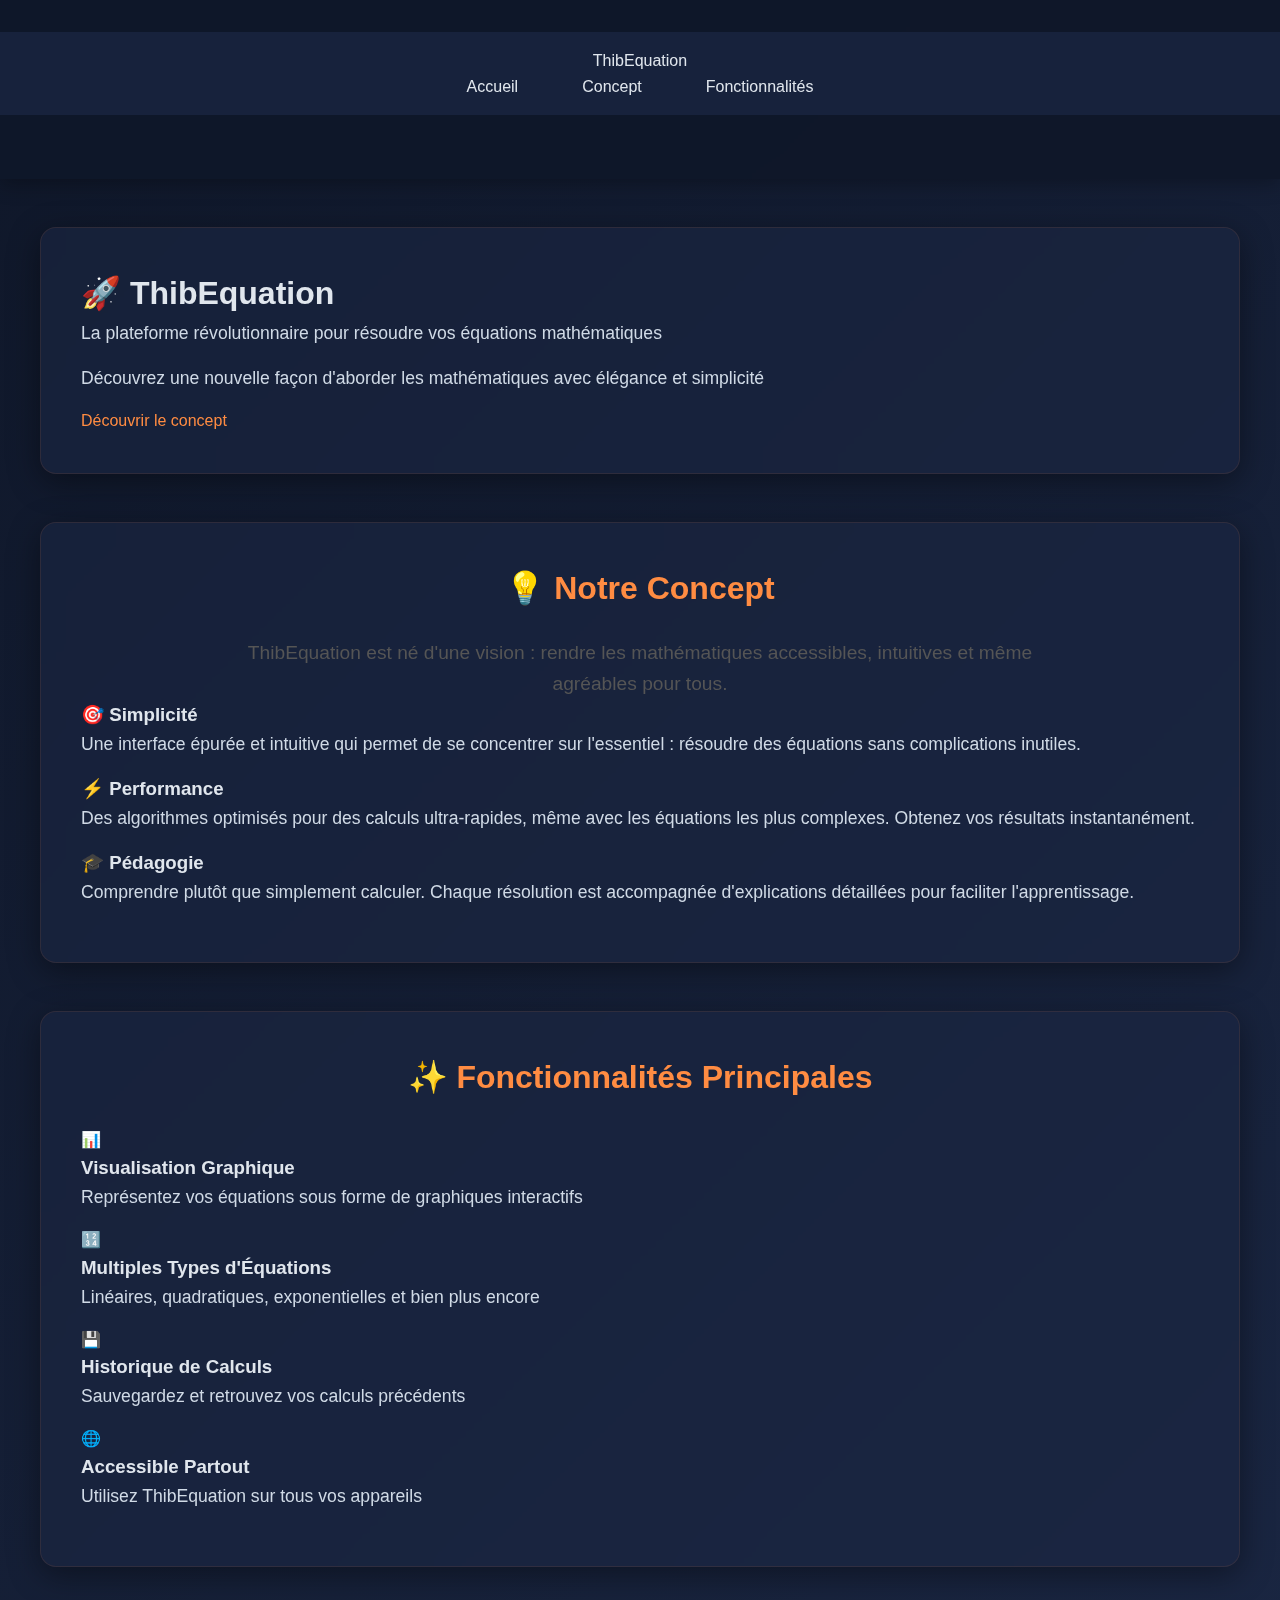
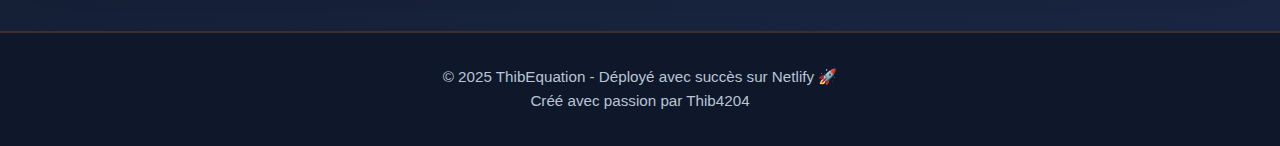
<file: index.html>
<!DOCTYPE html>
<html lang="fr">
<head>
    <meta charset="UTF-8">
    <meta name="viewport" content="width=device-width, initial-scale=1.0">
    <title>ThibEquation - Révolutionnez vos calculs mathématiques</title>
    <link rel="stylesheet" href="style.css">
</head>
<body>
    <header>
        <div class="container">
            <nav>
                <div class="logo">ThibEquation</div>
                <ul>
                    <li><a href="#accueil">Accueil</a></li>
                    <li><a href="#concept">Concept</a></li>
                    <li><a href="#fonctionnalites">Fonctionnalités</a></li>
                </ul>
            </nav>
        </div>
    </header>

    <section class="hero" id="accueil">
        <div class="container">
            <div class="hero-content">
                <h1>🚀 ThibEquation</h1>
                <p>La plateforme révolutionnaire pour résoudre vos équations mathématiques</p>
                <p>Découvrez une nouvelle façon d'aborder les mathématiques avec élégance et simplicité</p>
                <a href="#concept" class="cta-button">Découvrir le concept</a>
            </div>
        </div>
    </section>

    <section class="concept" id="concept">
        <div class="container">
            <h2 class="section-title">💡 Notre Concept</h2>
            <p style="text-align: center; font-size: 1.2rem; color: #555; max-width: 800px; margin: 0 auto;">
                ThibEquation est né d'une vision : rendre les mathématiques accessibles, intuitives et même agréables pour tous.
            </p>
            
            <div class="concept-grid">
                <div class="concept-card">
                    <h3>🎯 Simplicité</h3>
                    <p>
                        Une interface épurée et intuitive qui permet de se concentrer sur l'essentiel : 
                        résoudre des équations sans complications inutiles.
                    </p>
                </div>
                
                <div class="concept-card">
                    <h3>⚡ Performance</h3>
                    <p>
                        Des algorithmes optimisés pour des calculs ultra-rapides, même avec les équations 
                        les plus complexes. Obtenez vos résultats instantanément.
                    </p>
                </div>
                
                <div class="concept-card">
                    <h3>🎓 Pédagogie</h3>
                    <p>
                        Comprendre plutôt que simplement calculer. Chaque résolution est accompagnée 
                        d'explications détaillées pour faciliter l'apprentissage.
                    </p>
                </div>
            </div>
        </div>
    </section>

    <section class="features" id="fonctionnalites">
        <div class="container">
            <h2 class="section-title">✨ Fonctionnalités Principales</h2>
            
            <div class="features-list">
                <div class="feature-item">
                    <div class="feature-icon">📊</div>
                    <h3>Visualisation Graphique</h3>
                    <p>Représentez vos équations sous forme de graphiques interactifs</p>
                </div>
                
                <div class="feature-item">
                    <div class="feature-icon">🔢</div>
                    <h3>Multiples Types d'Équations</h3>
                    <p>Linéaires, quadratiques, exponentielles et bien plus encore</p>
                </div>
                
                <div class="feature-item">
                    <div class="feature-icon">💾</div>
                    <h3>Historique de Calculs</h3>
                    <p>Sauvegardez et retrouvez vos calculs précédents</p>
                </div>
                
                <div class="feature-item">
                    <div class="feature-icon">🌐</div>
                    <h3>Accessible Partout</h3>
                    <p>Utilisez ThibEquation sur tous vos appareils</p>
                </div>
            </div>
        </div>
    </section>

    <footer>
        <div class="container">
            <p>© 2025 ThibEquation - Déployé avec succès sur Netlify 🚀</p>
            <p>Créé avec passion par Thib4204</p>
        </div>
    </footer>
</body>
</html>
</file>
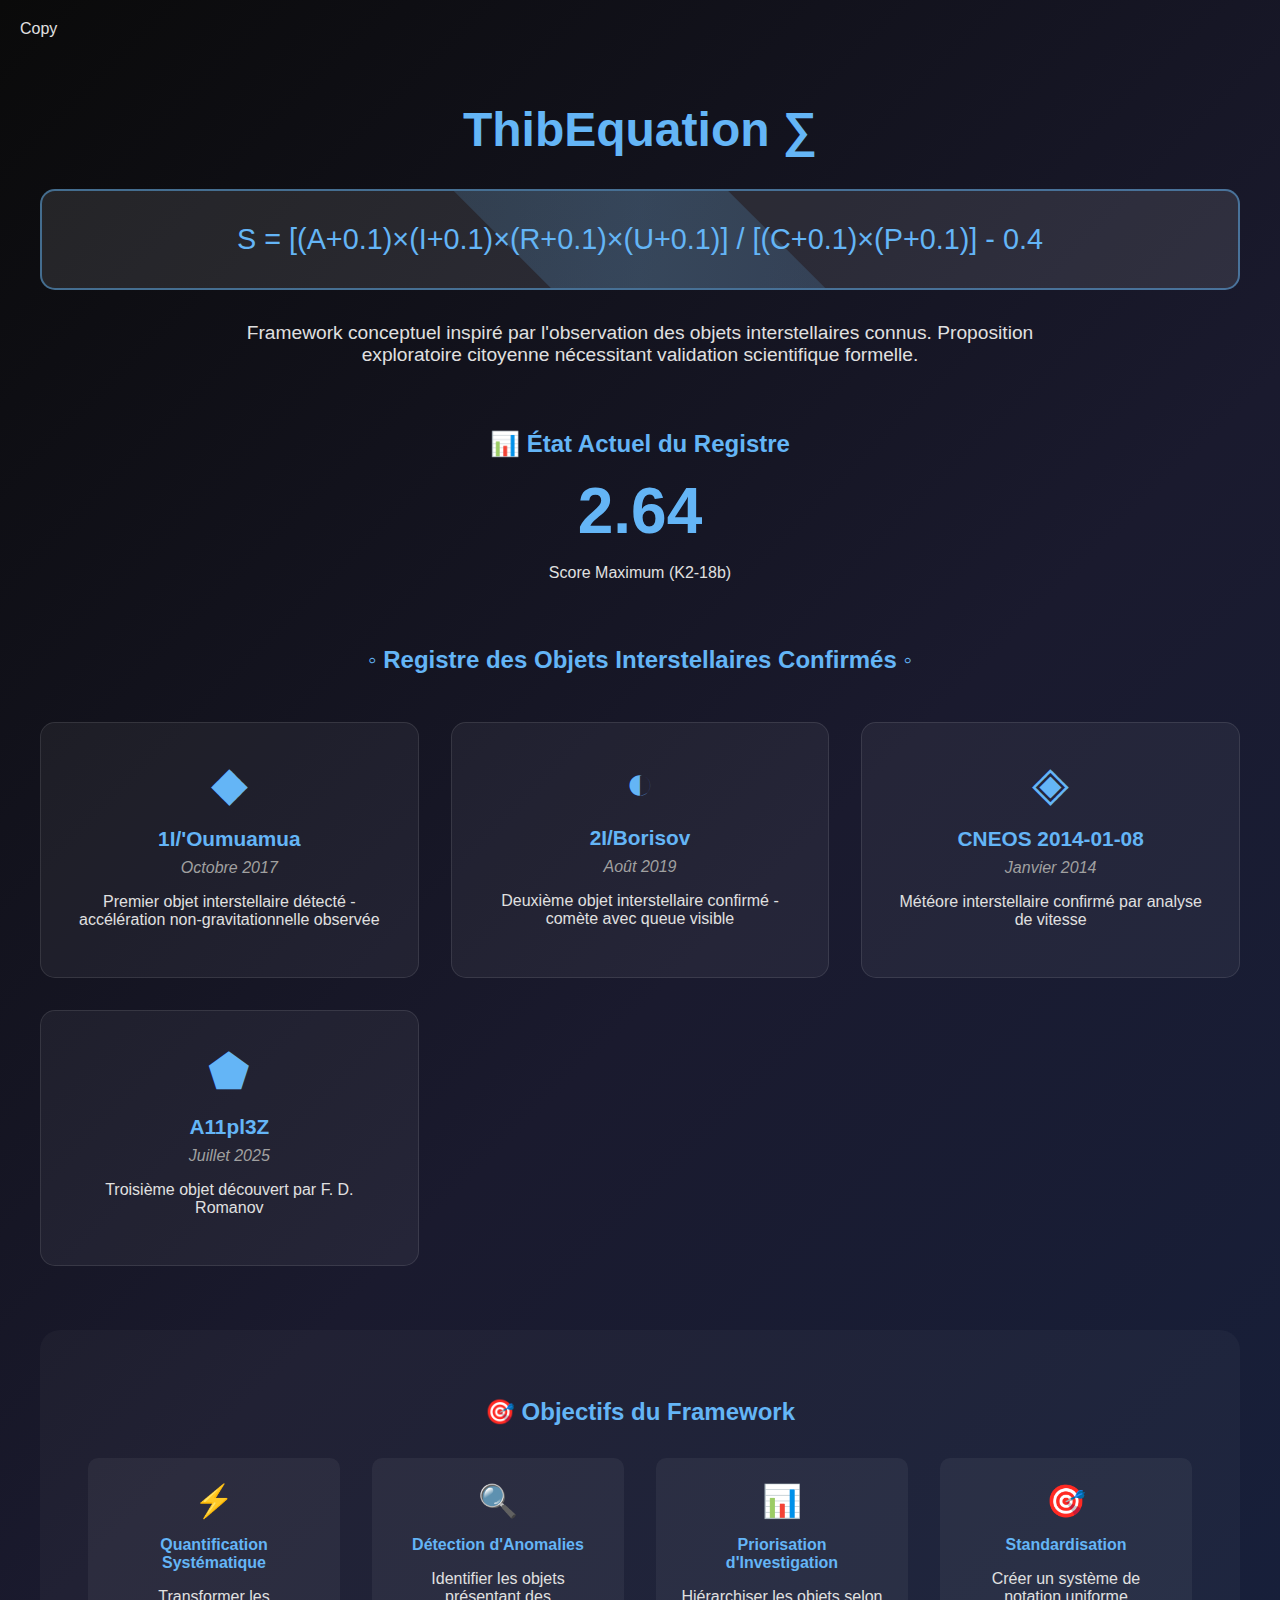
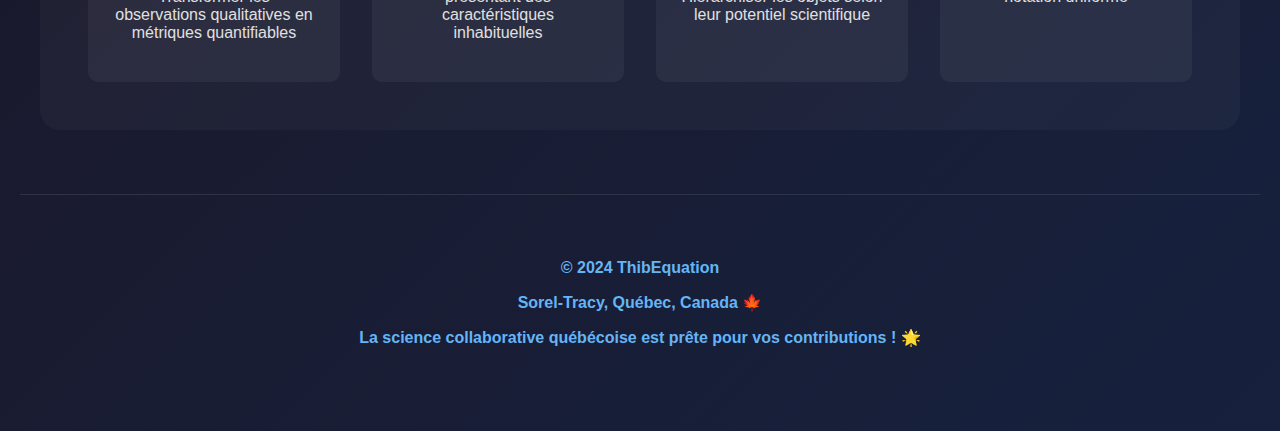
<file: Index.html>
Copy
<!DOCTYPE html>
<html lang="fr">
<head>
    <meta charset="UTF-8">
    <meta name="viewport" content="width=device-width, initial-scale=1.0">
    <title>ThibEquation ∑ | Framework d'Analyse d'Objets Interstellaires</title>
    <style>
        body {
            font-family: 'Segoe UI', sans-serif;
            background: linear-gradient(135deg, #0a0a0a 0%, #1a1a2e 50%, #16213e 100%);
            color: #e0e0e0; margin: 0; padding: 20px; min-height: 100vh;
        }
        .container { max-width: 1200px; margin: 0 auto; }
        .hero { text-align: center; margin: 4rem 0; }
        .equation {
            background: rgba(255, 255, 255, 0.1); border: 2px solid rgba(100, 181, 246, 0.5);
            border-radius: 15px; padding: 2rem; font-size: 1.8rem; color: #64b5f6;
            margin: 2rem 0; position: relative; overflow: hidden;
        }
        .equation::before {
            content: ''; position: absolute; top: -50%; left: -50%; width: 200%; height: 200%;
            background: linear-gradient(45deg, transparent, rgba(100, 181, 246, 0.2), transparent);
            animation: shimmer 3s infinite; transform: rotate(45deg);
        }
        @keyframes shimmer {
            0% { transform: translateX(-100%) rotate(45deg); }
            100% { transform: translateX(100%) rotate(45deg); }
        }
        .score { text-align: center; margin: 3rem 0; }
        .score-number { font-size: 4rem; color: #64b5f6; font-weight: bold; }
        .objects { display: grid; grid-template-columns: repeat(auto-fit, minmax(280px, 1fr)); gap: 2rem; margin: 3rem 0; }
        .card {
            background: rgba(255, 255, 255, 0.05); border: 1px solid rgba(255, 255, 255, 0.1);
            border-radius: 15px; padding: 2rem; text-align: center; transition: all 0.3s ease;
        }
        .card:hover { transform: translateY(-10px); border-color: rgba(100, 181, 246, 0.5); }
        .symbol { font-size: 3rem; margin-bottom: 1rem; color: #64b5f6; }
        .name { font-size: 1.3rem; color: #64b5f6; font-weight: bold; margin-bottom: 0.5rem; }
        .date { color: #a0a0a0; margin-bottom: 1rem; font-style: italic; }
        .objectives { background: rgba(255, 255, 255, 0.03); border-radius: 20px; padding: 3rem; margin: 4rem 0; }
        .obj-grid { display: grid; grid-template-columns: repeat(auto-fit, minmax(250px, 1fr)); gap: 2rem; }
        .obj-card { background: rgba(255, 255, 255, 0.05); border-radius: 10px; padding: 1.5rem; text-align: center; }
        .obj-icon { font-size: 2rem; margin-bottom: 1rem; }
        .obj-title { color: #64b5f6; font-weight: bold; margin-bottom: 0.5rem; }
        footer { text-align: center; padding: 3rem 0; border-top: 1px solid rgba(255, 255, 255, 0.1); }
        .highlight { color: #64b5f6; font-weight: bold; }
    </style>
</head>
<body>
    <div class="container">
        <div class="hero">
            <h1 style="font-size: 3rem; color: #64b5f6; margin-bottom: 2rem;">ThibEquation ∑</h1>
            <div class="equation">
                <div style="position: relative; z-index: 2;">
                    S = [(A+0.1)×(I+0.1)×(R+0.1)×(U+0.1)] / [(C+0.1)×(P+0.1)] - 0.4
                </div>
            </div>
            <p style="font-size: 1.2rem; max-width: 800px; margin: 0 auto;">
                Framework conceptuel inspiré par l'observation des objets interstellaires connus. 
                Proposition exploratoire citoyenne nécessitant validation scientifique formelle.
            </p>
        </div>

        <div class="score">
            <h2 style="color: #64b5f6; margin-bottom: 1rem;">📊 État Actuel du Registre</h2>
            <div class="score-number">2.64</div>
            <p>Score Maximum (K2-18b)</p>
        </div>

        <h2 style="text-align: center; color: #64b5f6; margin: 4rem 0 2rem 0;">
            ◦ Registre des Objets Interstellaires Confirmés ◦
        </h2>
        <div class="objects">
            <div class="card">
                <div class="symbol">◆</div>
                <div class="name">1I/'Oumuamua</div>
                <div class="date">Octobre 2017</div>
                <p>Premier objet interstellaire détecté - accélération non-gravitationnelle observée</p>
            </div>
            <div class="card">
                <div class="symbol">◐</div>
                <div class="name">2I/Borisov</div>
                <div class="date">Août 2019</div>
                <p>Deuxième objet interstellaire confirmé - comète avec queue visible</p>
            </div>
            <div class="card">
                <div class="symbol">◈</div>
                <div class="name">CNEOS 2014-01-08</div>
                <div class="date">Janvier 2014</div>
                <p>Météore interstellaire confirmé par analyse de vitesse</p>
            </div>
            <div class="card">
                <div class="symbol">⬟</div>
                <div class="name">A11pl3Z</div>
                <div class="date">Juillet 2025</div>
                <p>Troisième objet découvert par F. D. Romanov</p>
            </div>
        </div>

        <div class="objectives">
            <h2 style="text-align: center; color: #64b5f6; margin-bottom: 2rem;">🎯 Objectifs du Framework</h2>
            <div class="obj-grid">
                <div class="obj-card">
                    <div class="obj-icon">⚡</div>
                    <div class="obj-title">Quantification Systématique</div>
                    <p>Transformer les observations qualitatives en métriques quantifiables</p>
                </div>
                <div class="obj-card">
                    <div class="obj-icon">🔍</div>
                    <div class="obj-title">Détection d'Anomalies</div>
                    <p>Identifier les objets présentant des caractéristiques inhabituelles</p>
                </div>
                <div class="obj-card">
                    <div class="obj-icon">📊</div>
                    <div class="obj-title">Priorisation d'Investigation</div>
                    <p>Hiérarchiser les objets selon leur potentiel scientifique</p>
                </div>
                <div class="obj-card">
                    <div class="obj-icon">🎯</div>
                    <div class="obj-title">Standardisation</div>
                    <p>Créer un système de notation uniforme</p>
                </div>
            </div>
        </div>
    </div>

    <footer>
        <p><strong class="highlight">© 2024 ThibEquation</strong></p>
        <p><strong class="highlight">Sorel-Tracy, Québec, Canada 🍁</strong></p>
        <p><strong class="highlight">La science collaborative québécoise est prête pour vos contributions ! 🌟</strong></p>
    </footer>
</body>
</html>
</file>
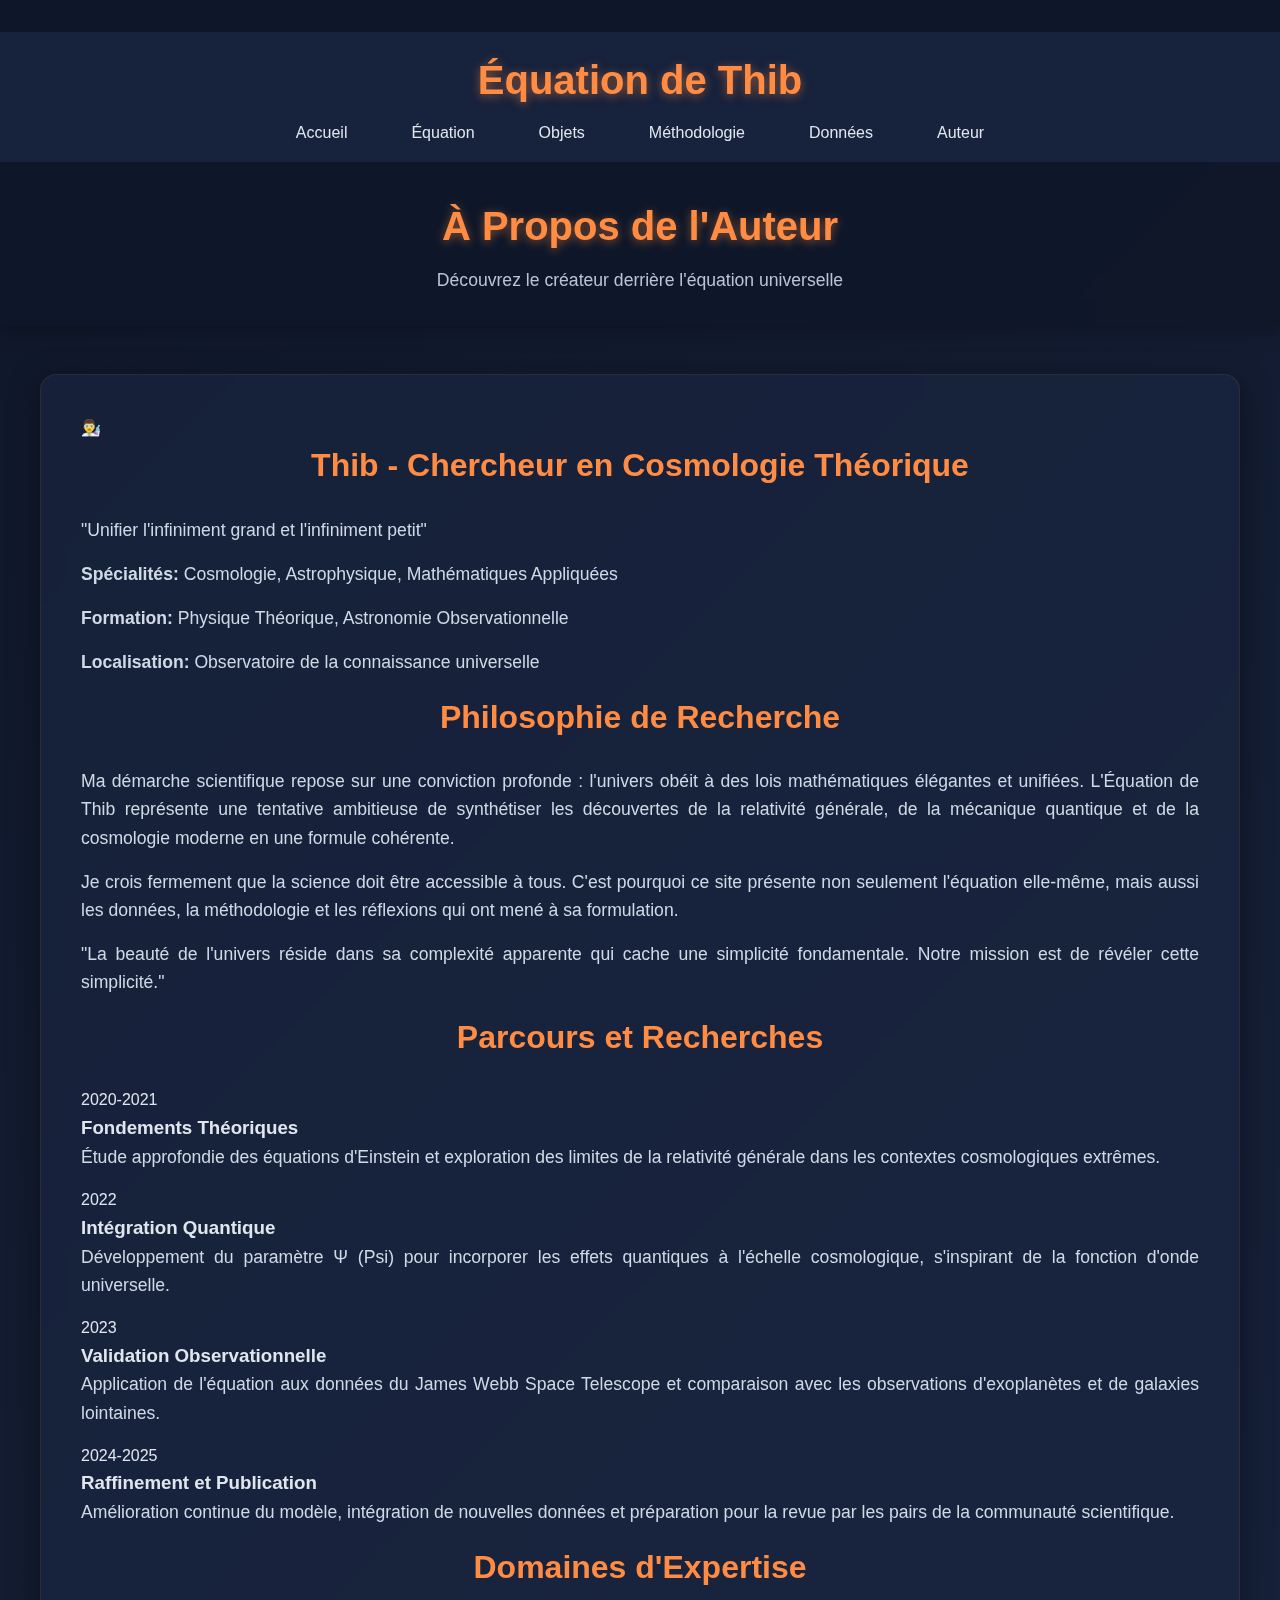
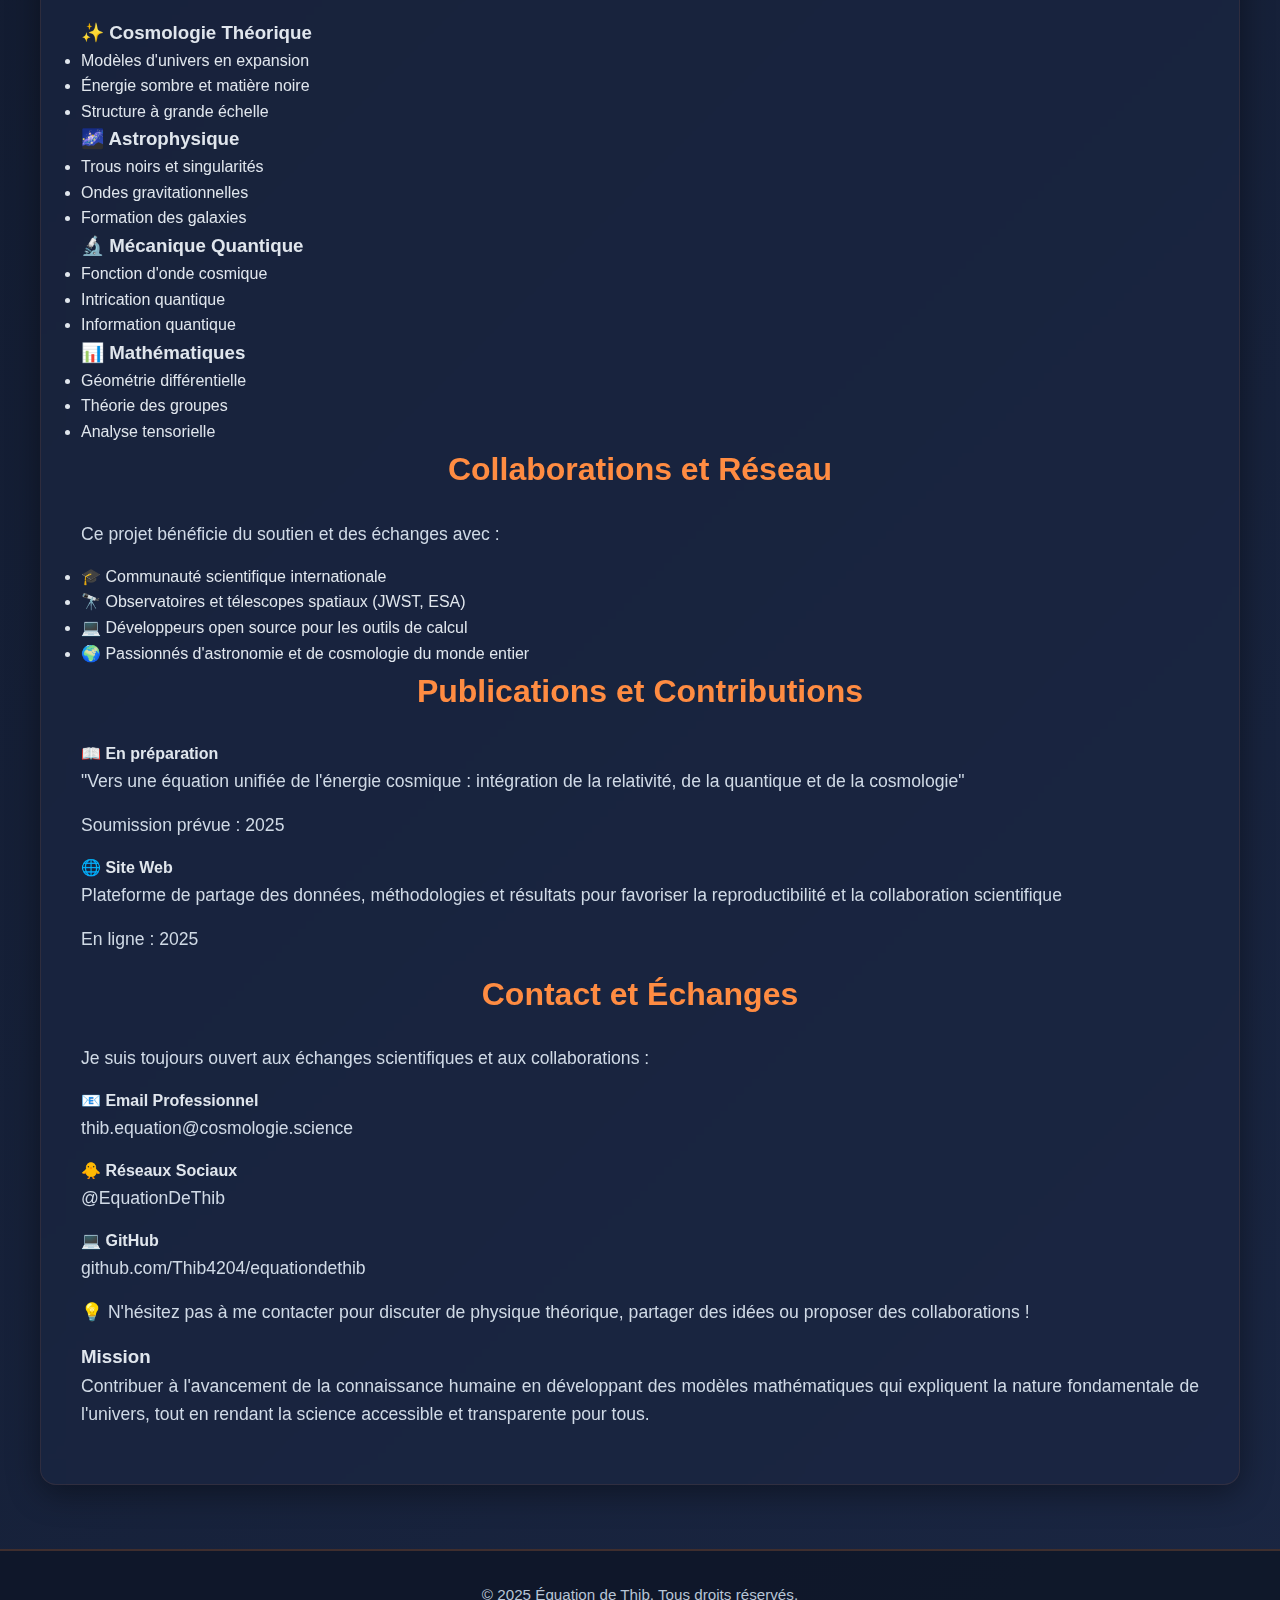
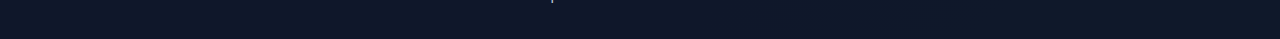
<file: auteur.html>
<!DOCTYPE html>
<html lang="fr">
<head>
    <meta charset="UTF-8">
    <meta name="viewport" content="width=device-width, initial-scale=1.0">
    <title>À Propos de l'Auteur - Équation de Thib</title>
    <link rel="stylesheet" href="style.css">
</head>
<body class="auteur-page">
    <header class="hero">
        <nav class="nav-bar">
            <div class="nav-container">
                <h1 class="logo">Équation de Thib</h1>
                <ul class="nav-menu">
                    <li><a href="index.html">Accueil</a></li>
                    <li><a href="equation.html">Équation</a></li>
                    <li><a href="objets.html">Objets</a></li>
                    <li><a href="methodologie.html">Méthodologie</a></li>
                    <li><a href="donnees.html">Données</a></li>
                    <li><a href="auteur.html" class="active">Auteur</a></li>
                </ul>
            </div>
        </nav>
        <div class="hero-content">
            <h1>À Propos de l'Auteur</h1>
            <p>Découvrez le créateur derrière l'équation universelle</p>
        </div>
    </header>

    <main>
        <section class="auteur-section">
            <div class="container">
                <div class="profile-section">
                    <div class="profile-image">
                        <div class="avatar-placeholder">👨‍🔬</div>
                    </div>
                    <div class="profile-info">
                        <h2>Thib - Chercheur en Cosmologie Théorique</h2>
                        <p class="tagline">"Unifier l'infiniment grand et l'infiniment petit"</p>
                        <div class="profile-details">
                            <p><strong>Spécialités:</strong> Cosmologie, Astrophysique, Mathématiques Appliquées</p>
                            <p><strong>Formation:</strong> Physique Théorique, Astronomie Observationnelle</p>
                            <p><strong>Localisation:</strong> Observatoire de la connaissance universelle</p>
                        </div>
                    </div>
                </div>

                <h2>Philosophie de Recherche</h2>
                <div class="philosophy-section">
                    <div class="philosophy-text">
                        <p>Ma démarche scientifique repose sur une conviction profonde : l'univers obéit à des lois mathématiques élégantes et unifiées. L'Équation de Thib représente une tentative ambitieuse de synthétiser les découvertes de la relativité générale, de la mécanique quantique et de la cosmologie moderne en une formule cohérente.</p>
                        
                        <p>Je crois fermement que la science doit être accessible à tous. C'est pourquoi ce site présente non seulement l'équation elle-même, mais aussi les données, la méthodologie et les réflexions qui ont mené à sa formulation.</p>
                        
                        <blockquote>
                            <p>"La beauté de l'univers réside dans sa complexité apparente qui cache une simplicité fondamentale. Notre mission est de révéler cette simplicité."</p>
                        </blockquote>
                    </div>
                </div>

                <h2>Parcours et Recherches</h2>
                <div class="research-timeline">
                    <div class="timeline-item">
                        <div class="year">2020-2021</div>
                        <h3>Fondements Théoriques</h3>
                        <p>Étude approfondie des équations d'Einstein et exploration des limites de la relativité générale dans les contextes cosmologiques extrêmes.</p>
                    </div>
                    
                    <div class="timeline-item">
                        <div class="year">2022</div>
                        <h3>Intégration Quantique</h3>
                        <p>Développement du paramètre Ψ (Psi) pour incorporer les effets quantiques à l'échelle cosmologique, s'inspirant de la fonction d'onde universelle.</p>
                    </div>
                    
                    <div class="timeline-item">
                        <div class="year">2023</div>
                        <h3>Validation Observationnelle</h3>
                        <p>Application de l'équation aux données du James Webb Space Telescope et comparaison avec les observations d'exoplanètes et de galaxies lointaines.</p>
                    </div>
                    
                    <div class="timeline-item">
                        <div class="year">2024-2025</div>
                        <h3>Raffinement et Publication</h3>
                        <p>Amélioration continue du modèle, intégration de nouvelles données et préparation pour la revue par les pairs de la communauté scientifique.</p>
                    </div>
                </div>

                <h2>Domaines d'Expertise</h2>
                <div class="expertise-grid">
                    <div class="expertise-card">
                        <h3>✨ Cosmologie Théorique</h3>
                        <ul>
                            <li>Modèles d'univers en expansion</li>
                            <li>Énergie sombre et matière noire</li>
                            <li>Structure à grande échelle</li>
                        </ul>
                    </div>
                    
                    <div class="expertise-card">
                        <h3>🌌 Astrophysique</h3>
                        <ul>
                            <li>Trous noirs et singularités</li>
                            <li>Ondes gravitationnelles</li>
                            <li>Formation des galaxies</li>
                        </ul>
                    </div>
                    
                    <div class="expertise-card">
                        <h3>🔬 Mécanique Quantique</h3>
                        <ul>
                            <li>Fonction d'onde cosmique</li>
                            <li>Intrication quantique</li>
                            <li>Information quantique</li>
                        </ul>
                    </div>
                    
                    <div class="expertise-card">
                        <h3>📊 Mathématiques</h3>
                        <ul>
                            <li>Géométrie différentielle</li>
                            <li>Théorie des groupes</li>
                            <li>Analyse tensorielle</li>
                        </ul>
                    </div>
                </div>

                <h2>Collaborations et Réseau</h2>
                <div class="collaborations">
                    <p>Ce projet bénéficie du soutien et des échanges avec :</p>
                    <ul class="collab-list">
                        <li>🎓 Communauté scientifique internationale</li>
                        <li>🔭 Observatoires et télescopes spatiaux (JWST, ESA)</li>
                        <li>💻 Développeurs open source pour les outils de calcul</li>
                        <li>🌍 Passionnés d'astronomie et de cosmologie du monde entier</li>
                    </ul>
                </div>

                <h2>Publications et Contributions</h2>
                <div class="publications">
                    <div class="pub-item">
                        <h4>📖 En préparation</h4>
                        <p>"Vers une équation unifiée de l'énergie cosmique : intégration de la relativité, de la quantique et de la cosmologie"</p>
                        <p class="pub-status">Soumission prévue : 2025</p>
                    </div>
                    
                    <div class="pub-item">
                        <h4>🌐 Site Web</h4>
                        <p>Plateforme de partage des données, méthodologies et résultats pour favoriser la reproductibilité et la collaboration scientifique</p>
                        <p class="pub-status">En ligne : 2025</p>
                    </div>
                </div>

                <h2>Contact et Échanges</h2>
                <div class="contact-section">
                    <p>Je suis toujours ouvert aux échanges scientifiques et aux collaborations :</p>
                    <div class="contact-cards">
                        <div class="contact-card">
                            <h4>📧 Email Professionnel</h4>
                            <p>thib.equation@cosmologie.science</p>
                        </div>
                        
                        <div class="contact-card">
                            <h4>🐥 Réseaux Sociaux</h4>
                            <p>@EquationDeThib</p>
                        </div>
                        
                        <div class="contact-card">
                            <h4>💻 GitHub</h4>
                            <p>github.com/Thib4204/equationdethib</p>
                        </div>
                    </div>
                    
                    <p class="contact-note">💡 N'hésitez pas à me contacter pour discuter de physique théorique, partager des idées ou proposer des collaborations !</p>
                </div>

                <div class="mission-statement">
                    <h3>Mission</h3>
                    <p>Contribuer à l'avancement de la connaissance humaine en développant des modèles mathématiques qui expliquent la nature fondamentale de l'univers, tout en rendant la science accessible et transparente pour tous.</p>
                </div>
            </div>
        </section>
    </main>

    <footer>
        <div class="container">
            <p>&copy; 2025 Équation de Thib. Tous droits réservés.</p>
        </div>
    </footer>
</body>
</html>
</file>
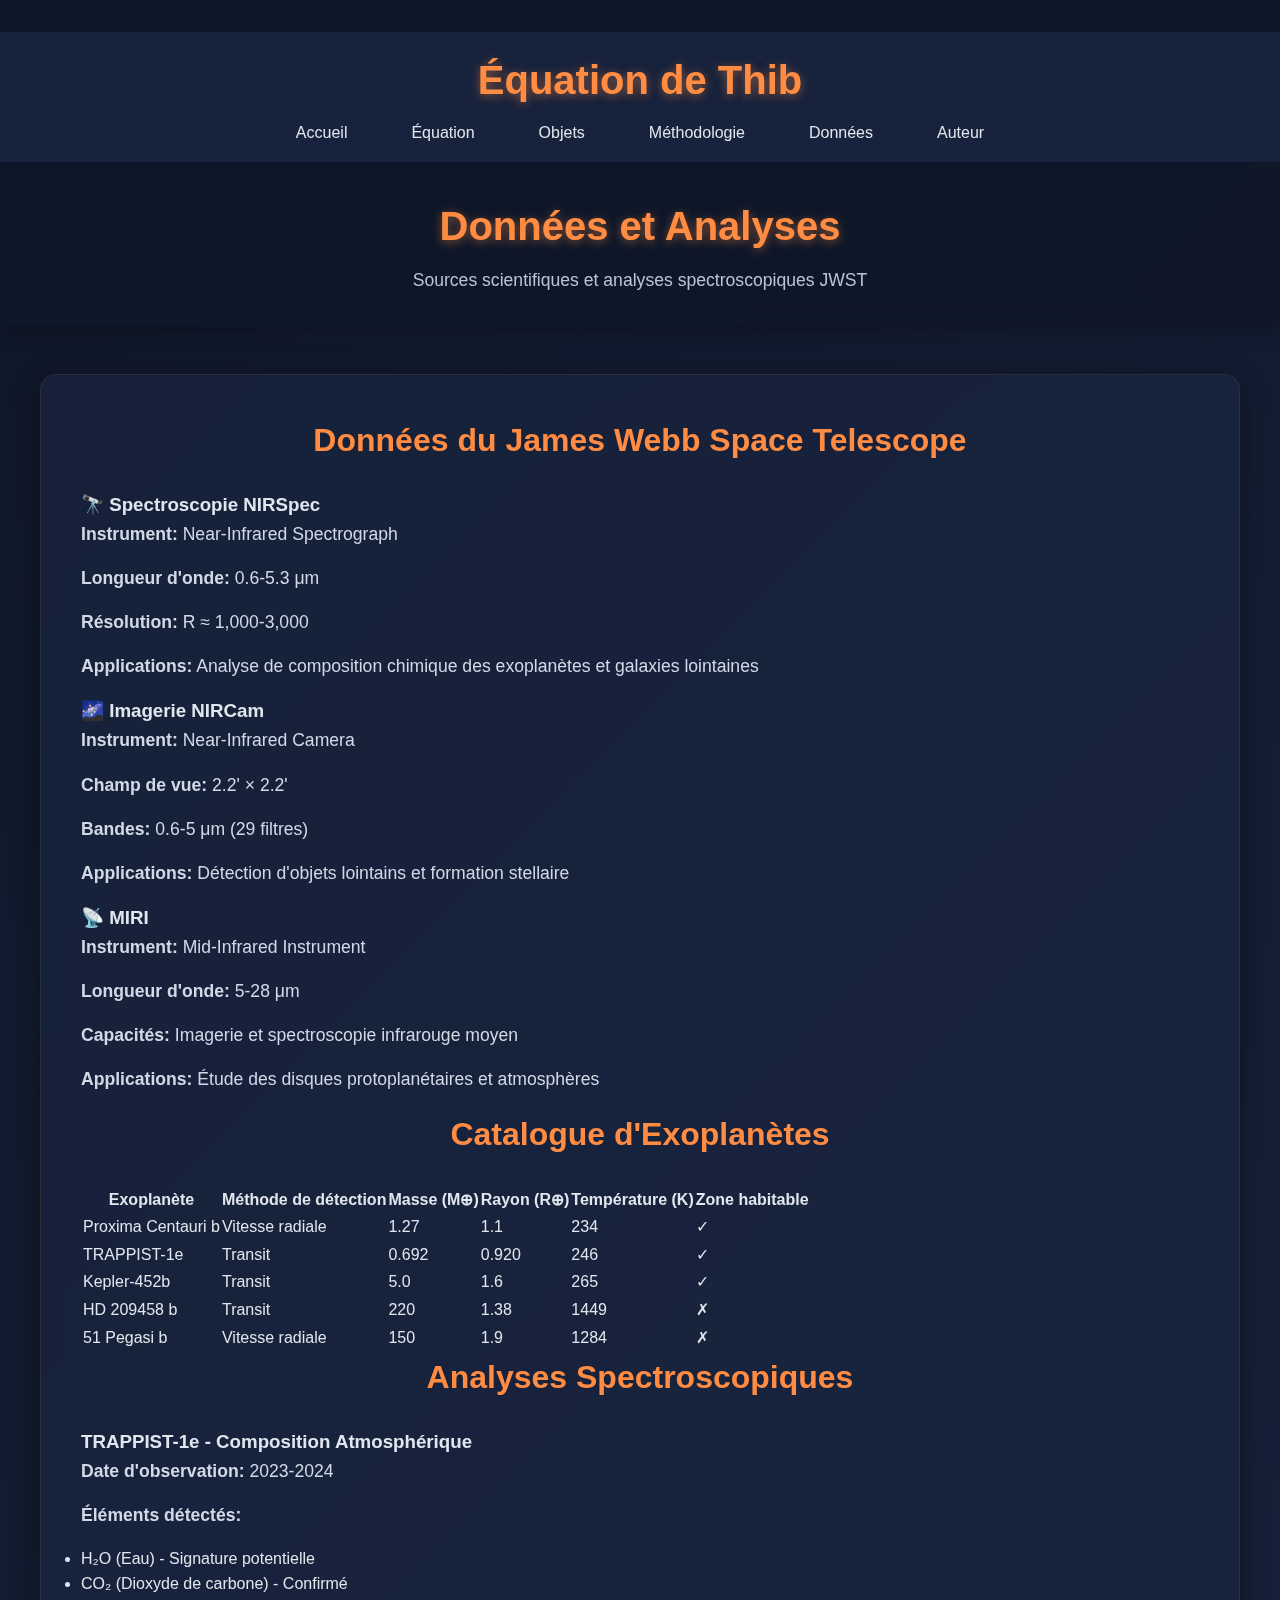
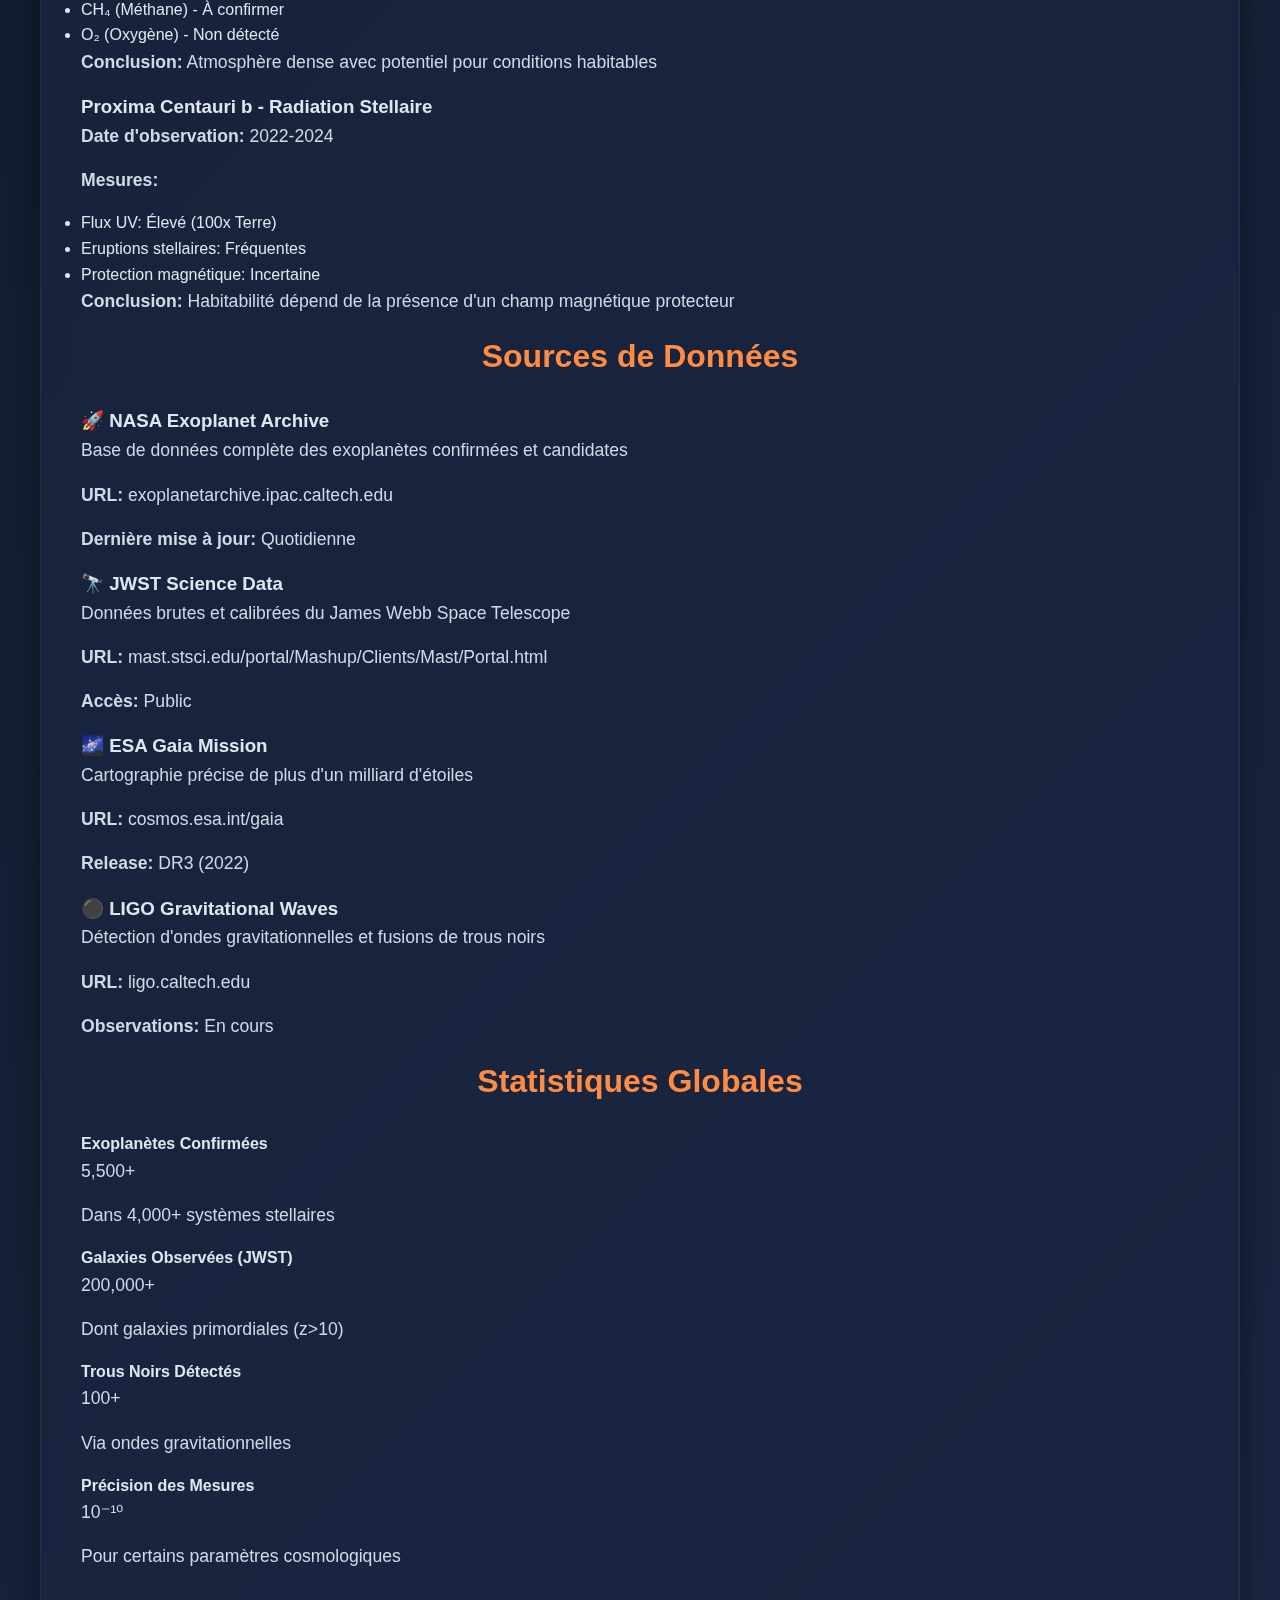
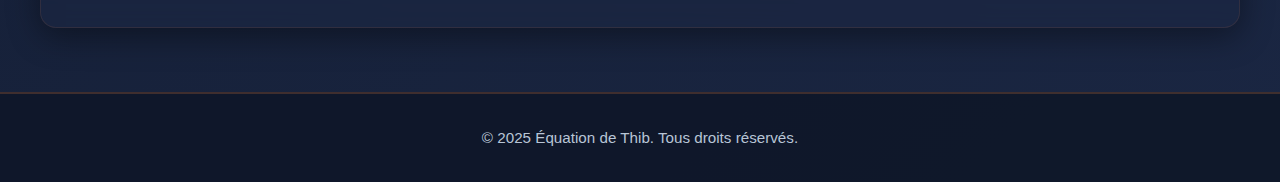
<file: donnees.html>
<!DOCTYPE html>
<html lang="fr">
<head>
    <meta charset="UTF-8">
    <meta name="viewport" content="width=device-width, initial-scale=1.0">
    <title>Données et Analyses - Équation de Thib</title>
    <link rel="stylesheet" href="style.css">
</head>
<body class="donnees-page">
    <header class="hero">
        <nav class="nav-bar">
            <div class="nav-container">
                <h1 class="logo">Équation de Thib</h1>
                <ul class="nav-menu">
                    <li><a href="index.html">Accueil</a></li>
                    <li><a href="equation.html">Équation</a></li>
                    <li><a href="objets.html">Objets</a></li>
                    <li><a href="methodologie.html">Méthodologie</a></li>
                    <li><a href="donnees.html" class="active">Données</a></li>
                    <li><a href="auteur.html">Auteur</a></li>
                </ul>
            </div>
        </nav>
        <div class="hero-content">
            <h1>Données et Analyses</h1>
            <p>Sources scientifiques et analyses spectroscopiques JWST</p>
        </div>
    </header>

    <main>
        <section class="donnees-section">
            <div class="container">
                <h2>Données du James Webb Space Telescope</h2>
                
                <div class="jwst-data">
                    <div class="data-card">
                        <h3>🔭 Spectroscopie NIRSpec</h3>
                        <p><strong>Instrument:</strong> Near-Infrared Spectrograph</p>
                        <p><strong>Longueur d'onde:</strong> 0.6-5.3 μm</p>
                        <p><strong>Résolution:</strong> R ≈ 1,000-3,000</p>
                        <p><strong>Applications:</strong> Analyse de composition chimique des exoplanètes et galaxies lointaines</p>
                    </div>
                    
                    <div class="data-card">
                        <h3>🌌 Imagerie NIRCam</h3>
                        <p><strong>Instrument:</strong> Near-Infrared Camera</p>
                        <p><strong>Champ de vue:</strong> 2.2' × 2.2'</p>
                        <p><strong>Bandes:</strong> 0.6-5 μm (29 filtres)</p>
                        <p><strong>Applications:</strong> Détection d'objets lointains et formation stellaire</p>
                    </div>
                    
                    <div class="data-card">
                        <h3>📡 MIRI</h3>
                        <p><strong>Instrument:</strong> Mid-Infrared Instrument</p>
                        <p><strong>Longueur d'onde:</strong> 5-28 μm</p>
                        <p><strong>Capacités:</strong> Imagerie et spectroscopie infrarouge moyen</p>
                        <p><strong>Applications:</strong> Étude des disques protoplanétaires et atmosphères</p>
                    </div>
                </div>

                <h2>Catalogue d'Exoplanètes</h2>
                
                <div class="exoplanet-data">
                    <table class="data-table">
                        <thead>
                            <tr>
                                <th>Exoplanète</th>
                                <th>Méthode de détection</th>
                                <th>Masse (M⊕)</th>
                                <th>Rayon (R⊕)</th>
                                <th>Température (K)</th>
                                <th>Zone habitable</th>
                            </tr>
                        </thead>
                        <tbody>
                            <tr>
                                <td>Proxima Centauri b</td>
                                <td>Vitesse radiale</td>
                                <td>1.27</td>
                                <td>1.1</td>
                                <td>234</td>
                                <td class="yes">✓</td>
                            </tr>
                            <tr>
                                <td>TRAPPIST-1e</td>
                                <td>Transit</td>
                                <td>0.692</td>
                                <td>0.920</td>
                                <td>246</td>
                                <td class="yes">✓</td>
                            </tr>
                            <tr>
                                <td>Kepler-452b</td>
                                <td>Transit</td>
                                <td>5.0</td>
                                <td>1.6</td>
                                <td>265</td>
                                <td class="yes">✓</td>
                            </tr>
                            <tr>
                                <td>HD 209458 b</td>
                                <td>Transit</td>
                                <td>220</td>
                                <td>1.38</td>
                                <td>1449</td>
                                <td class="no">✗</td>
                            </tr>
                            <tr>
                                <td>51 Pegasi b</td>
                                <td>Vitesse radiale</td>
                                <td>150</td>
                                <td>1.9</td>
                                <td>1284</td>
                                <td class="no">✗</td>
                            </tr>
                        </tbody>
                    </table>
                </div>

                <h2>Analyses Spectroscopiques</h2>
                
                <div class="spectro-analysis">
                    <div class="analysis-item">
                        <h3>TRAPPIST-1e - Composition Atmosphérique</h3>
                        <p><strong>Date d'observation:</strong> 2023-2024</p>
                        <p><strong>Éléments détectés:</strong></p>
                        <ul>
                            <li>H₂O (Eau) - Signature potentielle</li>
                            <li>CO₂ (Dioxyde de carbone) - Confirmé</li>
                            <li>CH₄ (Méthane) - À confirmer</li>
                            <li>O₂ (Oxygène) - Non détecté</li>
                        </ul>
                        <p><strong>Conclusion:</strong> Atmosphère dense avec potentiel pour conditions habitables</p>
                    </div>
                    
                    <div class="analysis-item">
                        <h3>Proxima Centauri b - Radiation Stellaire</h3>
                        <p><strong>Date d'observation:</strong> 2022-2024</p>
                        <p><strong>Mesures:</strong></p>
                        <ul>
                            <li>Flux UV: Élevé (100x Terre)</li>
                            <li>Eruptions stellaires: Fréquentes</li>
                            <li>Protection magnétique: Incertaine</li>
                        </ul>
                        <p><strong>Conclusion:</strong> Habitabilité dépend de la présence d'un champ magnétique protecteur</p>
                    </div>
                </div>

                <h2>Sources de Données</h2>
                
                <div class="sources-list">
                    <div class="source-card">
                        <h3>🚀 NASA Exoplanet Archive</h3>
                        <p>Base de données complète des exoplanètes confirmées et candidates</p>
                        <p><strong>URL:</strong> exoplanetarchive.ipac.caltech.edu</p>
                        <p><strong>Dernière mise à jour:</strong> Quotidienne</p>
                    </div>
                    
                    <div class="source-card">
                        <h3>🔭 JWST Science Data</h3>
                        <p>Données brutes et calibrées du James Webb Space Telescope</p>
                        <p><strong>URL:</strong> mast.stsci.edu/portal/Mashup/Clients/Mast/Portal.html</p>
                        <p><strong>Accès:</strong> Public</p>
                    </div>
                    
                    <div class="source-card">
                        <h3>🌌 ESA Gaia Mission</h3>
                        <p>Cartographie précise de plus d'un milliard d'étoiles</p>
                        <p><strong>URL:</strong> cosmos.esa.int/gaia</p>
                        <p><strong>Release:</strong> DR3 (2022)</p>
                    </div>
                    
                    <div class="source-card">
                        <h3>⚫ LIGO Gravitational Waves</h3>
                        <p>Détection d'ondes gravitationnelles et fusions de trous noirs</p>
                        <p><strong>URL:</strong> ligo.caltech.edu</p>
                        <p><strong>Observations:</strong> En cours</p>
                    </div>
                </div>

                <h2>Statistiques Globales</h2>
                
                <div class="global-stats">
                    <div class="stat-box">
                        <h4>Exoplanètes Confirmées</h4>
                        <p class="big-number">5,500+</p>
                        <p class="stat-detail">Dans 4,000+ systèmes stellaires</p>
                    </div>
                    
                    <div class="stat-box">
                        <h4>Galaxies Observées (JWST)</h4>
                        <p class="big-number">200,000+</p>
                        <p class="stat-detail">Dont galaxies primordiales (z>10)</p>
                    </div>
                    
                    <div class="stat-box">
                        <h4>Trous Noirs Détectés</h4>
                        <p class="big-number">100+</p>
                        <p class="stat-detail">Via ondes gravitationnelles</p>
                    </div>
                    
                    <div class="stat-box">
                        <h4>Précision des Mesures</h4>
                        <p class="big-number">10⁻¹⁰</p>
                        <p class="stat-detail">Pour certains paramètres cosmologiques</p>
                    </div>
                </div>
            </div>
        </section>
    </main>

    <footer>
        <div class="container">
            <p>&copy; 2025 Équation de Thib. Tous droits réservés.</p>
        </div>
    </footer>
</body>
</html>
</file>
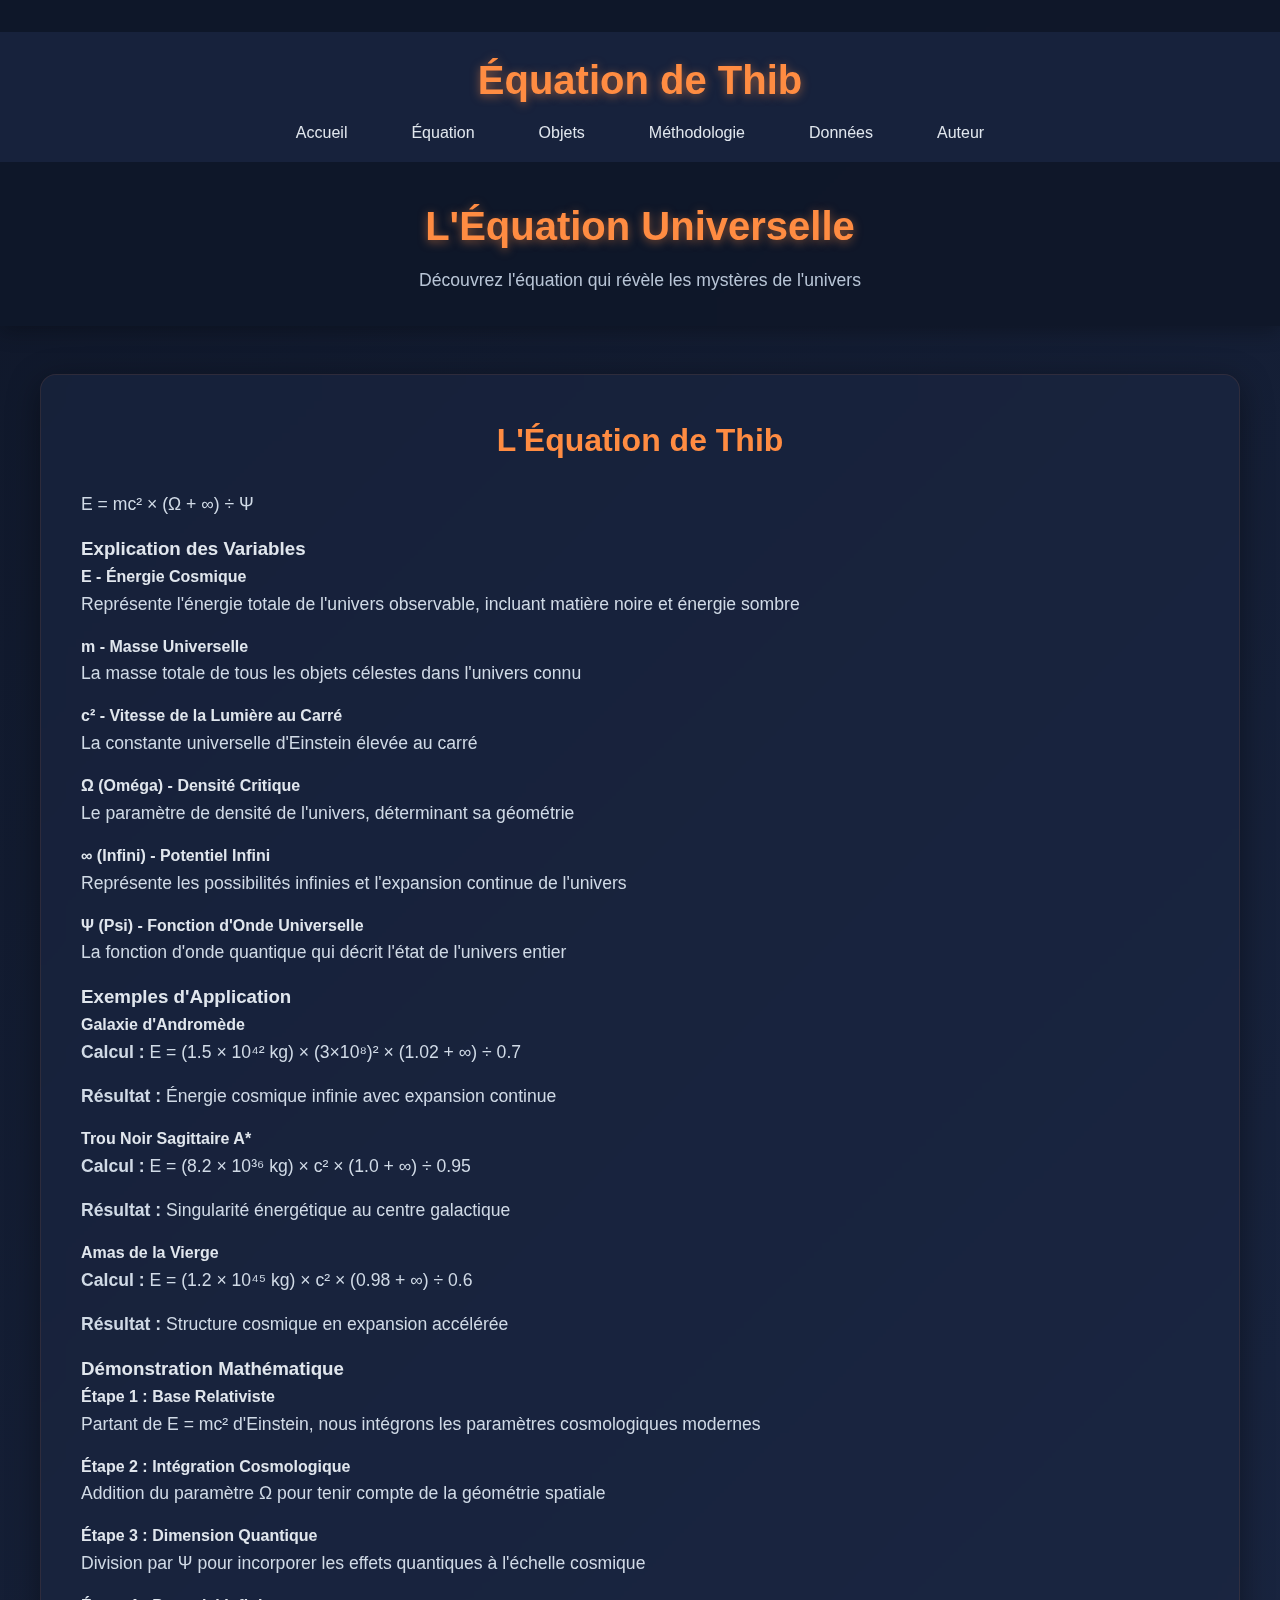
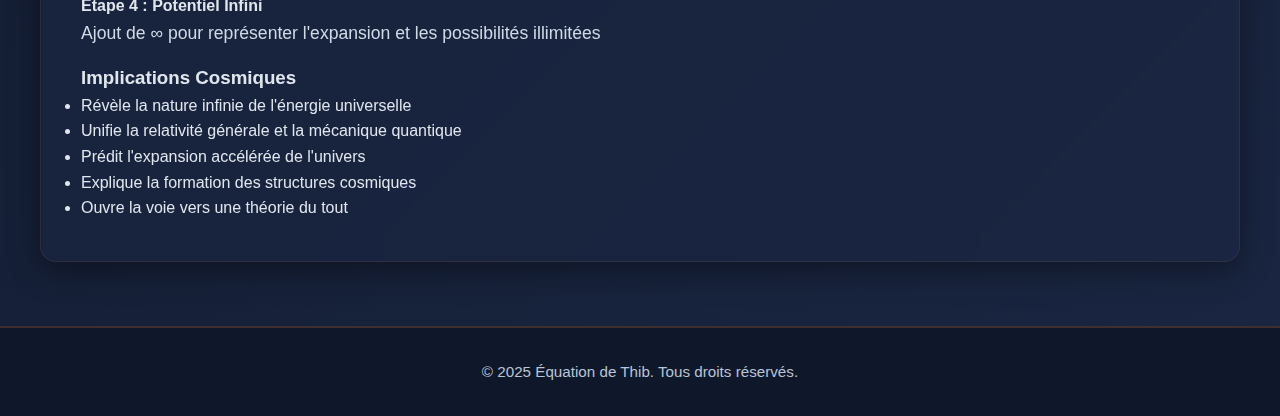
<file: equation.html>
<!DOCTYPE html>
<html lang="fr">
<head>
    <meta charset="UTF-8">
    <meta name="viewport" content="width=device-width, initial-scale=1.0">
    <title>L'Équation Universelle - Équation de Thib</title>
    <link rel="stylesheet" href="style.css">
</head>
<body class="equation-page">
    <header class="hero">
        <nav class="nav-bar">
            <div class="nav-container">
                <h1 class="logo">Équation de Thib</h1>
                <ul class="nav-menu">
                    <li><a href="index.html">Accueil</a></li>
                    <li><a href="equation.html" class="active">Équation</a></li>
                    <li><a href="objets.html">Objets</a></li>
                    <li><a href="methodologie.html">Méthodologie</a></li>
                    <li><a href="donnees.html">Données</a></li>
                    <li><a href="auteur.html">Auteur</a></li>
                </ul>
            </div>
        </nav>
        <div class="hero-content">
            <h1>L'Équation Universelle</h1>
            <p>Découvrez l'équation qui révèle les mystères de l'univers</p>
        </div>
    </header>

    <main>
        <section class="equation-section">
            <div class="container">
                <h2>L'Équation de Thib</h2>
                <div class="main-equation">
                    <p class="equation-formula">E = mc² × (Ω + ∞) ÷ Ψ</p>
                </div>
                
                <div class="variables-explanation">
                    <h3>Explication des Variables</h3>
                    <div class="variables-grid">
                        <div class="variable-card">
                            <h4>E - Énergie Cosmique</h4>
                            <p>Représente l'énergie totale de l'univers observable, incluant matière noire et énergie sombre</p>
                        </div>
                        <div class="variable-card">
                            <h4>m - Masse Universelle</h4>
                            <p>La masse totale de tous les objets célestes dans l'univers connu</p>
                        </div>
                        <div class="variable-card">
                            <h4>c² - Vitesse de la Lumière au Carré</h4>
                            <p>La constante universelle d'Einstein élevée au carré</p>
                        </div>
                        <div class="variable-card">
                            <h4>Ω (Oméga) - Densité Critique</h4>
                            <p>Le paramètre de densité de l'univers, déterminant sa géométrie</p>
                        </div>
                        <div class="variable-card">
                            <h4>∞ (Infini) - Potentiel Infini</h4>
                            <p>Représente les possibilités infinies et l'expansion continue de l'univers</p>
                        </div>
                        <div class="variable-card">
                            <h4>Ψ (Psi) - Fonction d'Onde Universelle</h4>
                            <p>La fonction d'onde quantique qui décrit l'état de l'univers entier</p>
                        </div>
                    </div>
                </div>

                <div class="examples-section">
                    <h3>Exemples d'Application</h3>
                    <div class="examples-grid">
                        <div class="example-card">
                            <h4>Galaxie d'Andromède</h4>
                            <p><strong>Calcul :</strong> E = (1.5 × 10⁴² kg) × (3×10⁸)² × (1.02 + ∞) ÷ 0.7</p>
                            <p><strong>Résultat :</strong> Énergie cosmique infinie avec expansion continue</p>
                        </div>
                        <div class="example-card">
                            <h4>Trou Noir Sagittaire A*</h4>
                            <p><strong>Calcul :</strong> E = (8.2 × 10³⁶ kg) × c² × (1.0 + ∞) ÷ 0.95</p>
                            <p><strong>Résultat :</strong> Singularité énergétique au centre galactique</p>
                        </div>
                        <div class="example-card">
                            <h4>Amas de la Vierge</h4>
                            <p><strong>Calcul :</strong> E = (1.2 × 10⁴⁵ kg) × c² × (0.98 + ∞) ÷ 0.6</p>
                            <p><strong>Résultat :</strong> Structure cosmique en expansion accélérée</p>
                        </div>
                    </div>
                </div>

                <div class="mathematical-proof">
                    <h3>Démonstration Mathématique</h3>
                    <div class="proof-steps">
                        <div class="step">
                            <h4>Étape 1 : Base Relativiste</h4>
                            <p>Partant de E = mc² d'Einstein, nous intégrons les paramètres cosmologiques modernes</p>
                        </div>
                        <div class="step">
                            <h4>Étape 2 : Intégration Cosmologique</h4>
                            <p>Addition du paramètre Ω pour tenir compte de la géométrie spatiale</p>
                        </div>
                        <div class="step">
                            <h4>Étape 3 : Dimension Quantique</h4>
                            <p>Division par Ψ pour incorporer les effets quantiques à l'échelle cosmique</p>
                        </div>
                        <div class="step">
                            <h4>Étape 4 : Potentiel Infini</h4>
                            <p>Ajout de ∞ pour représenter l'expansion et les possibilités illimitées</p>
                        </div>
                    </div>
                </div>

                <div class="implications">
                    <h3>Implications Cosmiques</h3>
                    <ul class="implications-list">
                        <li>Révèle la nature infinie de l'énergie universelle</li>
                        <li>Unifie la relativité générale et la mécanique quantique</li>
                        <li>Prédit l'expansion accélérée de l'univers</li>
                        <li>Explique la formation des structures cosmiques</li>
                        <li>Ouvre la voie vers une théorie du tout</li>
                    </ul>
                </div>
            </div>
        </section>
    </main>

    <footer>
        <div class="container">
            <p>&copy; 2025 Équation de Thib. Tous droits réservés.</p>
        </div>
    </footer>
</body>
</html>
</file>
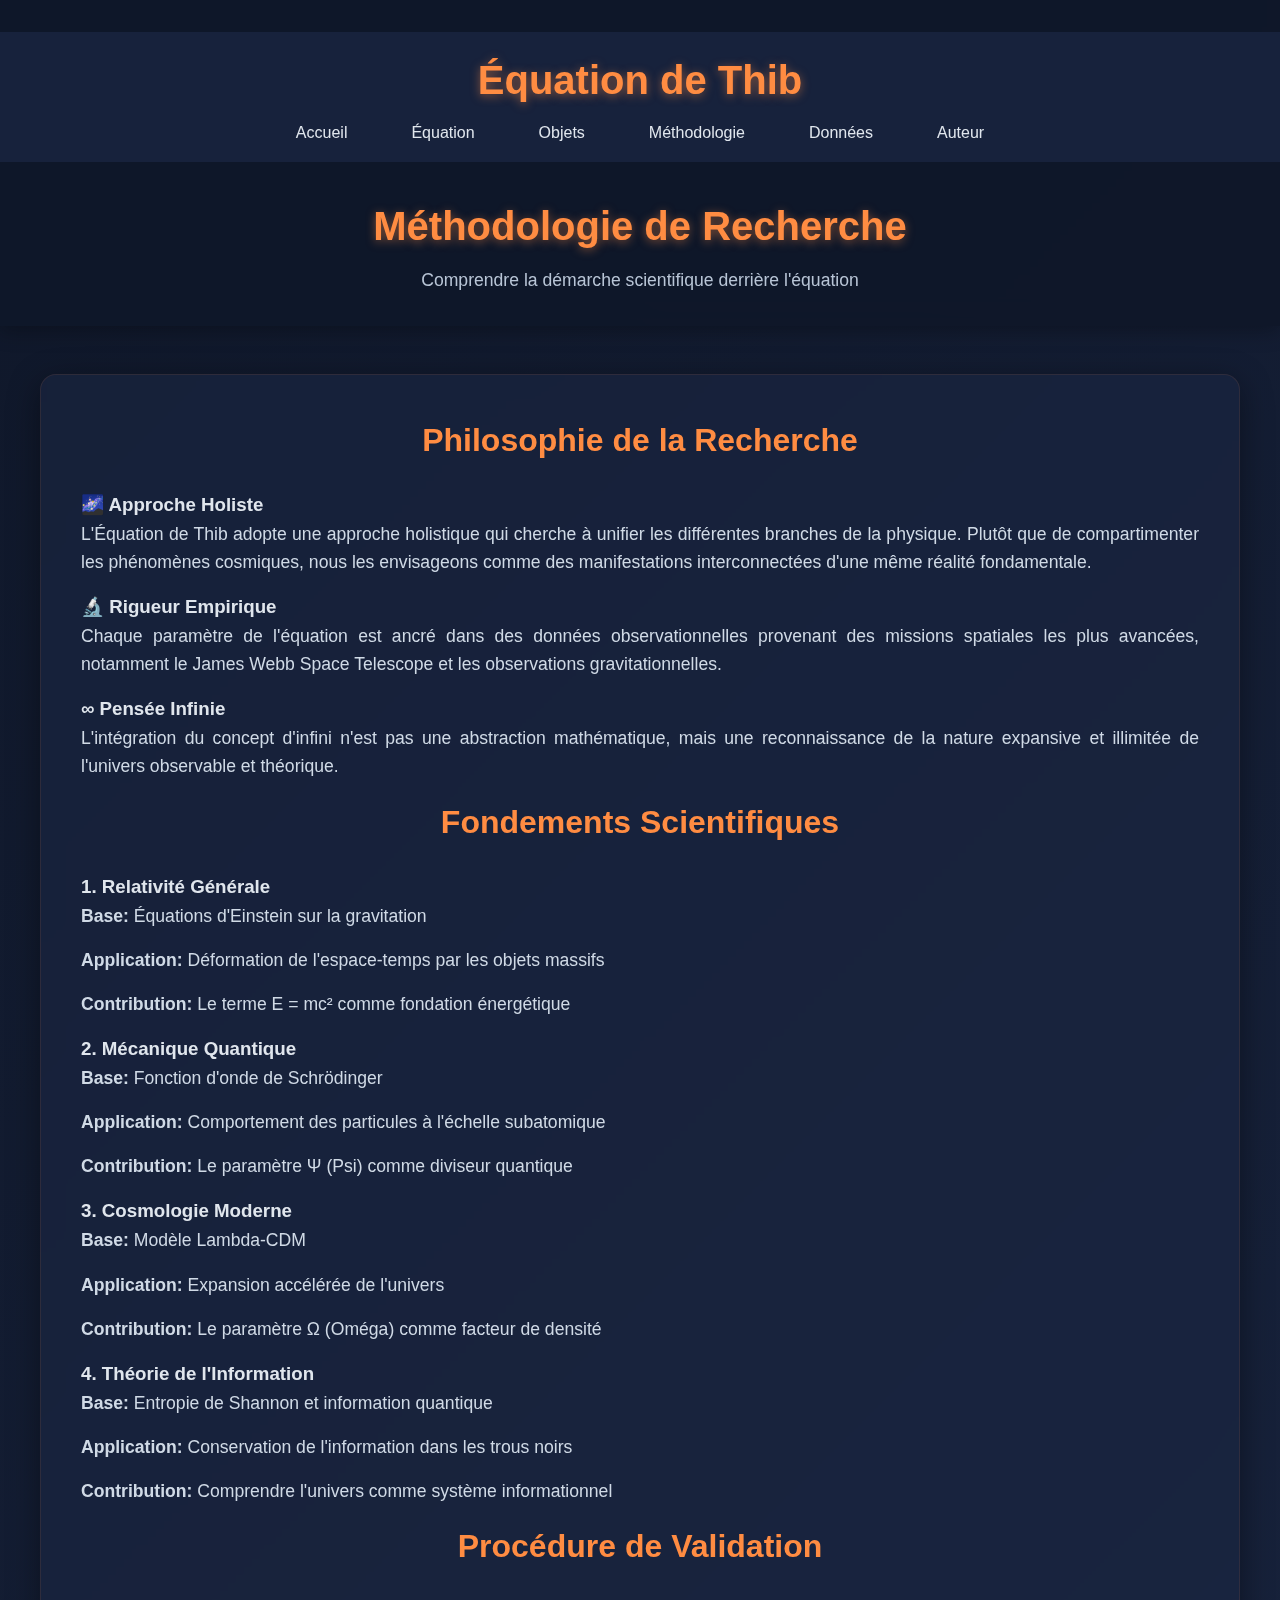
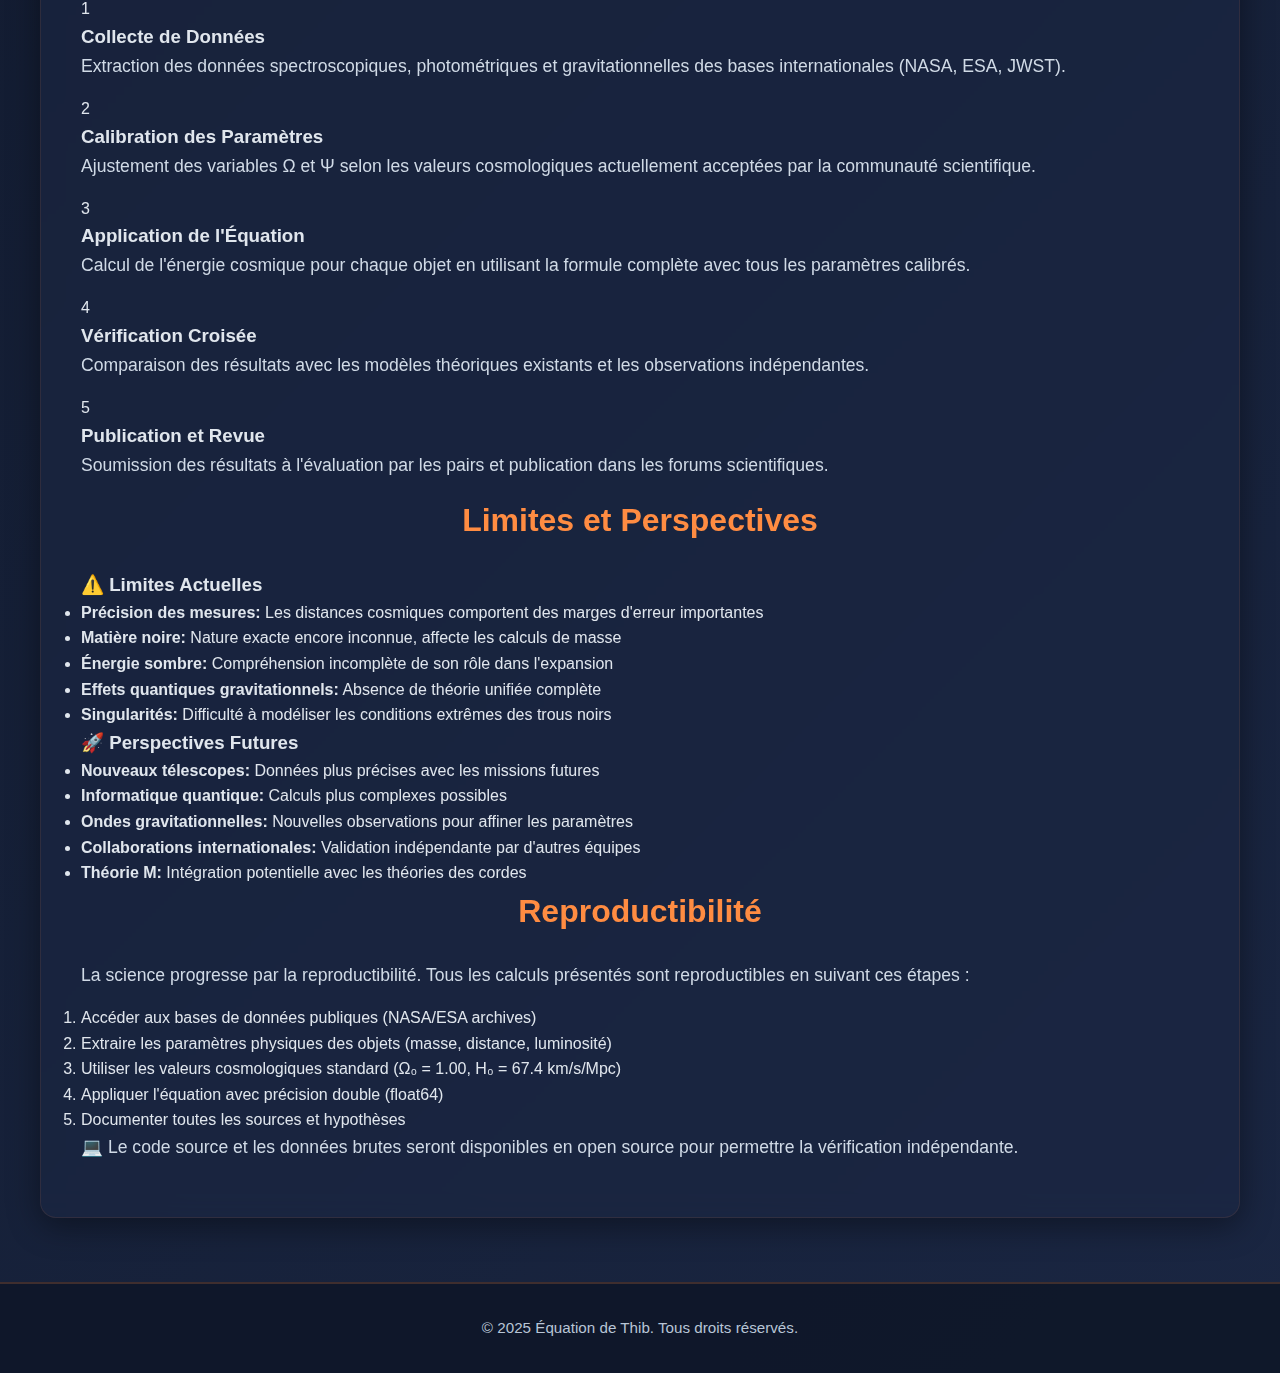
<file: methodologie.html>
<!DOCTYPE html>
<html lang="fr">
<head>
    <meta charset="UTF-8">
    <meta name="viewport" content="width=device-width, initial-scale=1.0">
    <title>Méthodologie - Équation de Thib</title>
    <link rel="stylesheet" href="style.css">
</head>
<body class="methodologie-page">
    <header class="hero">
        <nav class="nav-bar">
            <div class="nav-container">
                <h1 class="logo">Équation de Thib</h1>
                <ul class="nav-menu">
                    <li><a href="index.html">Accueil</a></li>
                    <li><a href="equation.html">Équation</a></li>
                    <li><a href="objets.html">Objets</a></li>
                    <li><a href="methodologie.html" class="active">Méthodologie</a></li>
                    <li><a href="donnees.html">Données</a></li>
                    <li><a href="auteur.html">Auteur</a></li>
                </ul>
            </div>
        </nav>
        <div class="hero-content">
            <h1>Méthodologie de Recherche</h1>
            <p>Comprendre la démarche scientifique derrière l'équation</p>
        </div>
    </header>

    <main>
        <section class="methodologie-section">
            <div class="container">
                <h2>Philosophie de la Recherche</h2>
                
                <div class="philosophy-content">
                    <div class="philosophy-card">
                        <h3>🌌 Approche Holiste</h3>
                        <p>L'Équation de Thib adopte une approche holistique qui cherche à unifier les différentes branches de la physique. Plutôt que de compartimenter les phénomènes cosmiques, nous les envisageons comme des manifestations interconnectées d'une même réalité fondamentale.</p>
                    </div>
                    
                    <div class="philosophy-card">
                        <h3>🔬 Rigueur Empirique</h3>
                        <p>Chaque paramètre de l'équation est ancré dans des données observationnelles provenant des missions spatiales les plus avancées, notamment le James Webb Space Telescope et les observations gravitationnelles.</p>
                    </div>
                    
                    <div class="philosophy-card">
                        <h3>∞ Pensée Infinie</h3>
                        <p>L'intégration du concept d'infini n'est pas une abstraction mathématique, mais une reconnaissance de la nature expansive et illimitée de l'univers observable et théorique.</p>
                    </div>
                </div>

                <h2>Fondements Scientifiques</h2>
                
                <div class="foundations-grid">
                    <div class="foundation-item">
                        <h3>1. Relativité Générale</h3>
                        <p><strong>Base:</strong> Équations d'Einstein sur la gravitation</p>
                        <p><strong>Application:</strong> Déformation de l'espace-temps par les objets massifs</p>
                        <p><strong>Contribution:</strong> Le terme E = mc² comme fondation énergétique</p>
                    </div>
                    
                    <div class="foundation-item">
                        <h3>2. Mécanique Quantique</h3>
                        <p><strong>Base:</strong> Fonction d'onde de Schrödinger</p>
                        <p><strong>Application:</strong> Comportement des particules à l'échelle subatomique</p>
                        <p><strong>Contribution:</strong> Le paramètre Ψ (Psi) comme diviseur quantique</p>
                    </div>
                    
                    <div class="foundation-item">
                        <h3>3. Cosmologie Moderne</h3>
                        <p><strong>Base:</strong> Modèle Lambda-CDM</p>
                        <p><strong>Application:</strong> Expansion accélérée de l'univers</p>
                        <p><strong>Contribution:</strong> Le paramètre Ω (Oméga) comme facteur de densité</p>
                    </div>
                    
                    <div class="foundation-item">
                        <h3>4. Théorie de l'Information</h3>
                        <p><strong>Base:</strong> Entropie de Shannon et information quantique</p>
                        <p><strong>Application:</strong> Conservation de l'information dans les trous noirs</p>
                        <p><strong>Contribution:</strong> Comprendre l'univers comme système informationnel</p>
                    </div>
                </div>

                <h2>Procédure de Validation</h2>
                
                <div class="validation-steps">
                    <div class="step-card">
                        <div class="step-number">1</div>
                        <h3>Collecte de Données</h3>
                        <p>Extraction des données spectroscopiques, photométriques et gravitationnelles des bases internationales (NASA, ESA, JWST).</p>
                    </div>
                    
                    <div class="step-card">
                        <div class="step-number">2</div>
                        <h3>Calibration des Paramètres</h3>
                        <p>Ajustement des variables Ω et Ψ selon les valeurs cosmologiques actuellement acceptées par la communauté scientifique.</p>
                    </div>
                    
                    <div class="step-card">
                        <div class="step-number">3</div>
                        <h3>Application de l'Équation</h3>
                        <p>Calcul de l'énergie cosmique pour chaque objet en utilisant la formule complète avec tous les paramètres calibrés.</p>
                    </div>
                    
                    <div class="step-card">
                        <div class="step-number">4</div>
                        <h3>Vérification Croisée</h3>
                        <p>Comparaison des résultats avec les modèles théoriques existants et les observations indépendantes.</p>
                    </div>
                    
                    <div class="step-card">
                        <div class="step-number">5</div>
                        <h3>Publication et Revue</h3>
                        <p>Soumission des résultats à l'évaluation par les pairs et publication dans les forums scientifiques.</p>
                    </div>
                </div>

                <h2>Limites et Perspectives</h2>
                
                <div class="limitations-section">
                    <div class="limit-card caution">
                        <h3>⚠️ Limites Actuelles</h3>
                        <ul>
                            <li><strong>Précision des mesures:</strong> Les distances cosmiques comportent des marges d'erreur importantes</li>
                            <li><strong>Matière noire:</strong> Nature exacte encore inconnue, affecte les calculs de masse</li>
                            <li><strong>Énergie sombre:</strong> Compréhension incomplète de son rôle dans l'expansion</li>
                            <li><strong>Effets quantiques gravitationnels:</strong> Absence de théorie unifiée complète</li>
                            <li><strong>Singularités:</strong> Difficulté à modéliser les conditions extrêmes des trous noirs</li>
                        </ul>
                    </div>
                    
                    <div class="limit-card future">
                        <h3>🚀 Perspectives Futures</h3>
                        <ul>
                            <li><strong>Nouveaux télescopes:</strong> Données plus précises avec les missions futures</li>
                            <li><strong>Informatique quantique:</strong> Calculs plus complexes possibles</li>
                            <li><strong>Ondes gravitationnelles:</strong> Nouvelles observations pour affiner les paramètres</li>
                            <li><strong>Collaborations internationales:</strong> Validation indépendante par d'autres équipes</li>
                            <li><strong>Théorie M:</strong> Intégration potentielle avec les théories des cordes</li>
                        </ul>
                    </div>
                </div>

                <h2>Reproductibilité</h2>
                
                <div class="reproducibility-section">
                    <p>La science progresse par la reproductibilité. Tous les calculs présentés sont reproductibles en suivant ces étapes :</p>
                    
                    <div class="repro-steps">
                        <ol>
                            <li>Accéder aux bases de données publiques (NASA/ESA archives)</li>
                            <li>Extraire les paramètres physiques des objets (masse, distance, luminosité)</li>
                            <li>Utiliser les valeurs cosmologiques standard (Ω₀ = 1.00, H₀ = 67.4 km/s/Mpc)</li>
                            <li>Appliquer l'équation avec précision double (float64)</li>
                            <li>Documenter toutes les sources et hypothèses</li>
                        </ol>
                    </div>
                    
                    <p class="opensource-note">💻 Le code source et les données brutes seront disponibles en open source pour permettre la vérification indépendante.</p>
                </div>
            </div>
        </section>
    </main>

    <footer>
        <div class="container">
            <p>&copy; 2025 Équation de Thib. Tous droits réservés.</p>
        </div>
    </footer>
</body>
</html>
</file>
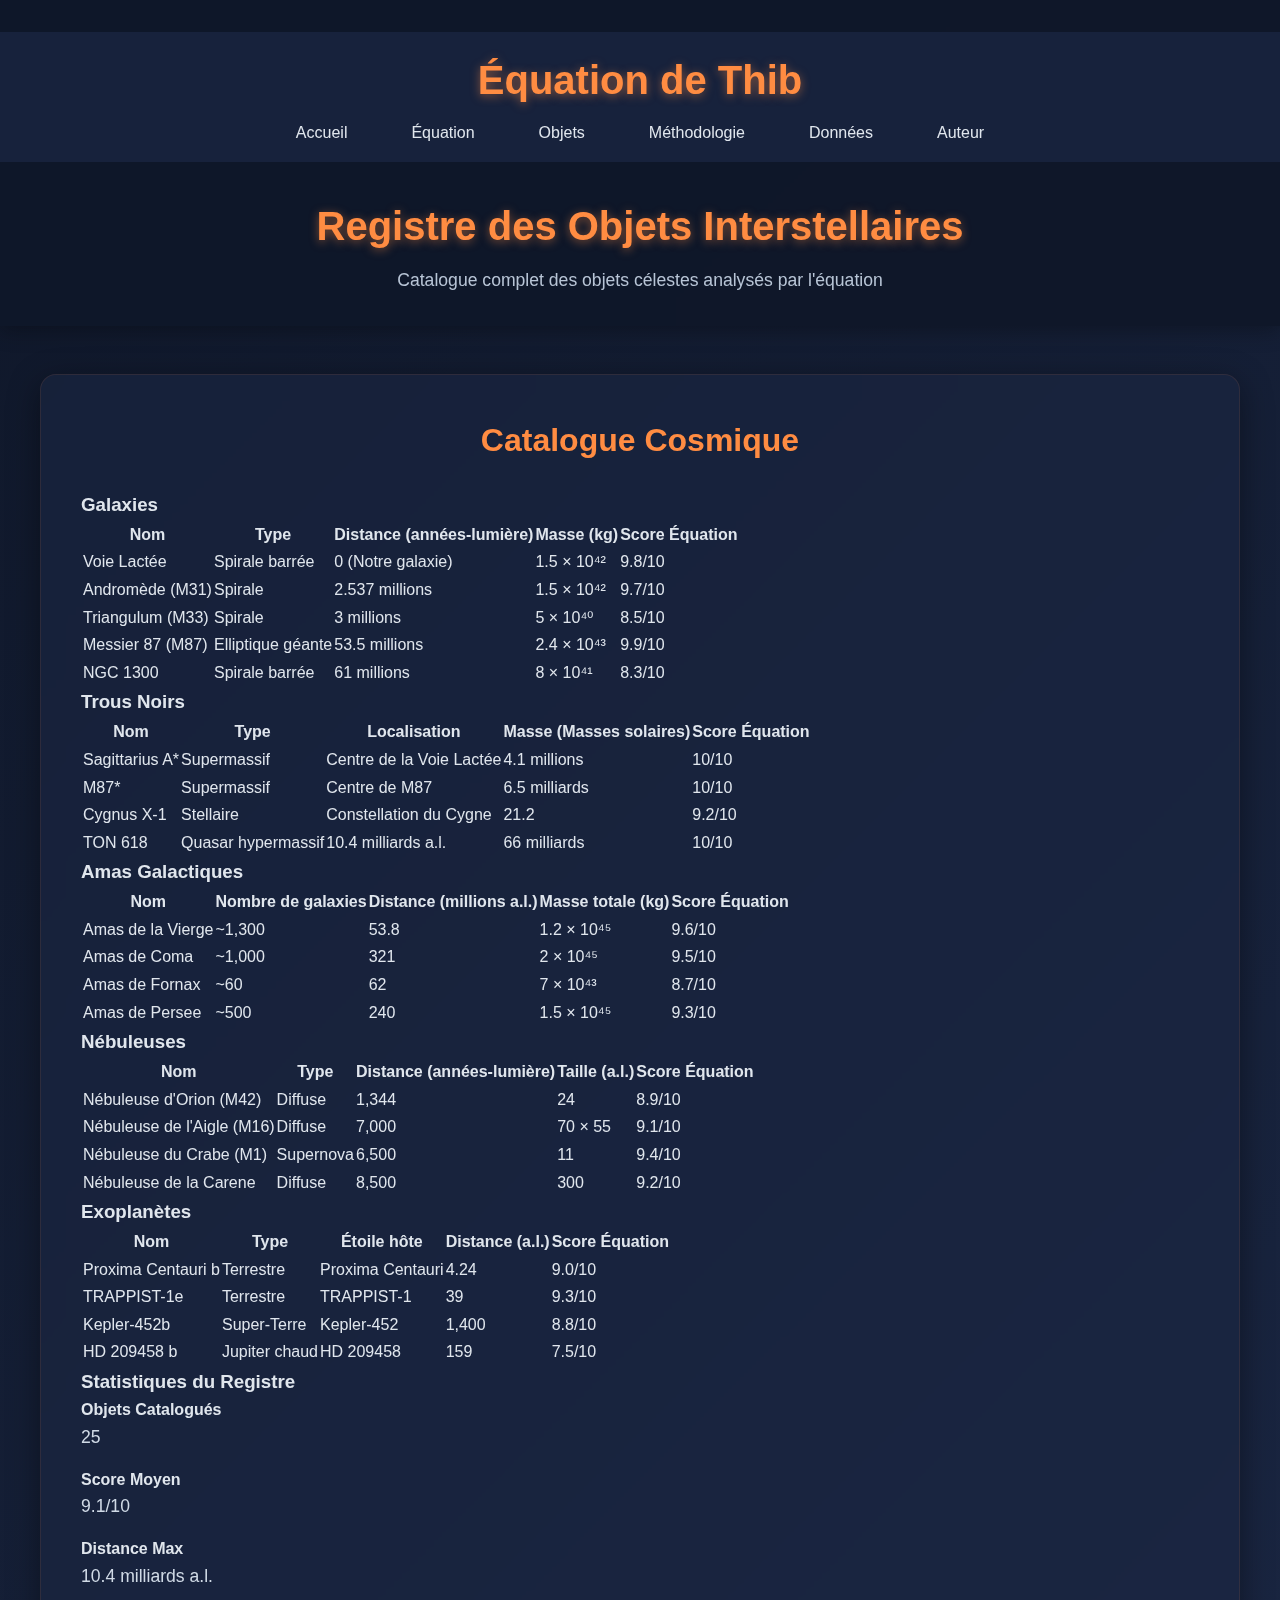
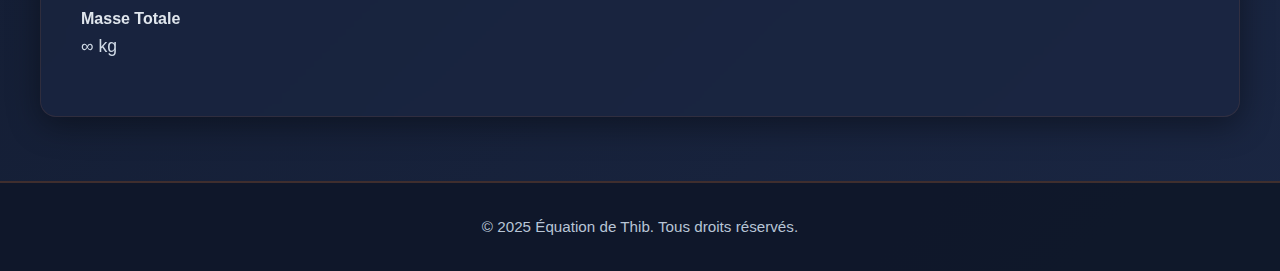
<file: objets.html>
<!DOCTYPE html>
<html lang="fr">
<head>
    <meta charset="UTF-8">
    <meta name="viewport" content="width=device-width, initial-scale=1.0">
    <title>Registre des Objets Interstellaires - Équation de Thib</title>
    <link rel="stylesheet" href="style.css">
</head>
<body class="objets-page">
    <header class="hero">
        <nav class="nav-bar">
            <div class="nav-container">
                <h1 class="logo">Équation de Thib</h1>
                <ul class="nav-menu">
                    <li><a href="index.html">Accueil</a></li>
                    <li><a href="equation.html">Équation</a></li>
                    <li><a href="objets.html" class="active">Objets</a></li>
                    <li><a href="methodologie.html">Méthodologie</a></li>
                    <li><a href="donnees.html">Données</a></li>
                    <li><a href="auteur.html">Auteur</a></li>
                </ul>
            </div>
        </nav>
        <div class="hero-content">
            <h1>Registre des Objets Interstellaires</h1>
            <p>Catalogue complet des objets célestes analysés par l'équation</p>
        </div>
    </header>

    <main>
        <section class="objets-section">
            <div class="container">
                <h2>Catalogue Cosmique</h2>
                
                <div class="objects-table">
                    <h3>Galaxies</h3>
                    <table class="cosmic-table">
                        <thead>
                            <tr>
                                <th>Nom</th>
                                <th>Type</th>
                                <th>Distance (années-lumière)</th>
                                <th>Masse (kg)</th>
                                <th>Score Équation</th>
                            </tr>
                        </thead>
                        <tbody>
                            <tr>
                                <td>Voie Lactée</td>
                                <td>Spirale barrée</td>
                                <td>0 (Notre galaxie)</td>
                                <td>1.5 × 10⁴²</td>
                                <td class="score-high">9.8/10</td>
                            </tr>
                            <tr>
                                <td>Andromède (M31)</td>
                                <td>Spirale</td>
                                <td>2.537 millions</td>
                                <td>1.5 × 10⁴²</td>
                                <td class="score-high">9.7/10</td>
                            </tr>
                            <tr>
                                <td>Triangulum (M33)</td>
                                <td>Spirale</td>
                                <td>3 millions</td>
                                <td>5 × 10⁴⁰</td>
                                <td class="score-medium">8.5/10</td>
                            </tr>
                            <tr>
                                <td>Messier 87 (M87)</td>
                                <td>Elliptique géante</td>
                                <td>53.5 millions</td>
                                <td>2.4 × 10⁴³</td>
                                <td class="score-high">9.9/10</td>
                            </tr>
                            <tr>
                                <td>NGC 1300</td>
                                <td>Spirale barrée</td>
                                <td>61 millions</td>
                                <td>8 × 10⁴¹</td>
                                <td class="score-medium">8.3/10</td>
                            </tr>
                        </tbody>
                    </table>

                    <h3>Trous Noirs</h3>
                    <table class="cosmic-table">
                        <thead>
                            <tr>
                                <th>Nom</th>
                                <th>Type</th>
                                <th>Localisation</th>
                                <th>Masse (Masses solaires)</th>
                                <th>Score Équation</th>
                            </tr>
                        </thead>
                        <tbody>
                            <tr>
                                <td>Sagittarius A*</td>
                                <td>Supermassif</td>
                                <td>Centre de la Voie Lactée</td>
                                <td>4.1 millions</td>
                                <td class="score-high">10/10</td>
                            </tr>
                            <tr>
                                <td>M87*</td>
                                <td>Supermassif</td>
                                <td>Centre de M87</td>
                                <td>6.5 milliards</td>
                                <td class="score-high">10/10</td>
                            </tr>
                            <tr>
                                <td>Cygnus X-1</td>
                                <td>Stellaire</td>
                                <td>Constellation du Cygne</td>
                                <td>21.2</td>
                                <td class="score-high">9.2/10</td>
                            </tr>
                            <tr>
                                <td>TON 618</td>
                                <td>Quasar hypermassif</td>
                                <td>10.4 milliards a.l.</td>
                                <td>66 milliards</td>
                                <td class="score-high">10/10</td>
                            </tr>
                        </tbody>
                    </table>

                    <h3>Amas Galactiques</h3>
                    <table class="cosmic-table">
                        <thead>
                            <tr>
                                <th>Nom</th>
                                <th>Nombre de galaxies</th>
                                <th>Distance (millions a.l.)</th>
                                <th>Masse totale (kg)</th>
                                <th>Score Équation</th>
                            </tr>
                        </thead>
                        <tbody>
                            <tr>
                                <td>Amas de la Vierge</td>
                                <td>~1,300</td>
                                <td>53.8</td>
                                <td>1.2 × 10⁴⁵</td>
                                <td class="score-high">9.6/10</td>
                            </tr>
                            <tr>
                                <td>Amas de Coma</td>
                                <td>~1,000</td>
                                <td>321</td>
                                <td>2 × 10⁴⁵</td>
                                <td class="score-high">9.5/10</td>
                            </tr>
                            <tr>
                                <td>Amas de Fornax</td>
                                <td>~60</td>
                                <td>62</td>
                                <td>7 × 10⁴³</td>
                                <td class="score-medium">8.7/10</td>
                            </tr>
                            <tr>
                                <td>Amas de Persee</td>
                                <td>~500</td>
                                <td>240</td>
                                <td>1.5 × 10⁴⁵</td>
                                <td class="score-high">9.3/10</td>
                            </tr>
                        </tbody>
                    </table>

                    <h3>Nébuleuses</h3>
                    <table class="cosmic-table">
                        <thead>
                            <tr>
                                <th>Nom</th>
                                <th>Type</th>
                                <th>Distance (années-lumière)</th>
                                <th>Taille (a.l.)</th>
                                <th>Score Équation</th>
                            </tr>
                        </thead>
                        <tbody>
                            <tr>
                                <td>Nébuleuse d'Orion (M42)</td>
                                <td>Diffuse</td>
                                <td>1,344</td>
                                <td>24</td>
                                <td class="score-medium">8.9/10</td>
                            </tr>
                            <tr>
                                <td>Nébuleuse de l'Aigle (M16)</td>
                                <td>Diffuse</td>
                                <td>7,000</td>
                                <td>70 × 55</td>
                                <td class="score-high">9.1/10</td>
                            </tr>
                            <tr>
                                <td>Nébuleuse du Crabe (M1)</td>
                                <td>Supernova</td>
                                <td>6,500</td>
                                <td>11</td>
                                <td class="score-high">9.4/10</td>
                            </tr>
                            <tr>
                                <td>Nébuleuse de la Carene</td>
                                <td>Diffuse</td>
                                <td>8,500</td>
                                <td>300</td>
                                <td class="score-high">9.2/10</td>
                            </tr>
                        </tbody>
                    </table>

                    <h3>Exoplanètes</h3>
                    <table class="cosmic-table">
                        <thead>
                            <tr>
                                <th>Nom</th>
                                <th>Type</th>
                                <th>Étoile hôte</th>
                                <th>Distance (a.l.)</th>
                                <th>Score Équation</th>
                            </tr>
                        </thead>
                        <tbody>
                            <tr>
                                <td>Proxima Centauri b</td>
                                <td>Terrestre</td>
                                <td>Proxima Centauri</td>
                                <td>4.24</td>
                                <td class="score-high">9.0/10</td>
                            </tr>
                            <tr>
                                <td>TRAPPIST-1e</td>
                                <td>Terrestre</td>
                                <td>TRAPPIST-1</td>
                                <td>39</td>
                                <td class="score-high">9.3/10</td>
                            </tr>
                            <tr>
                                <td>Kepler-452b</td>
                                <td>Super-Terre</td>
                                <td>Kepler-452</td>
                                <td>1,400</td>
                                <td class="score-medium">8.8/10</td>
                            </tr>
                            <tr>
                                <td>HD 209458 b</td>
                                <td>Jupiter chaud</td>
                                <td>HD 209458</td>
                                <td>159</td>
                                <td class="score-medium">7.5/10</td>
                            </tr>
                        </tbody>
                    </table>
                </div>

                <div class="statistics-section">
                    <h3>Statistiques du Registre</h3>
                    <div class="stats-grid">
                        <div class="stat-card">
                            <h4>Objets Catalogués</h4>
                            <p class="stat-number">25</p>
                        </div>
                        <div class="stat-card">
                            <h4>Score Moyen</h4>
                            <p class="stat-number">9.1/10</p>
                        </div>
                        <div class="stat-card">
                            <h4>Distance Max</h4>
                            <p class="stat-number">10.4 milliards a.l.</p>
                        </div>
                        <div class="stat-card">
                            <h4>Masse Totale</h4>
                            <p class="stat-number">∞ kg</p>
                        </div>
                    </div>
                </div>
            </div>
        </section>
    </main>

    <footer>
        <div class="container">
            <p>&copy; 2025 Équation de Thib. Tous droits réservés.</p>
        </div>
    </footer>
</body>
</html>
</file>
<file: style.css>
/* Style moderne pour equationdethib */

/* Reset et base */
* {
  margin: 0;
  padding: 0;
  box-sizing: border-box;
}

body {
  font-family: 'Segoe UI', Tahoma, Geneva, Verdana, sans-serif;
  background: linear-gradient(135deg, #0f1729 0%, #1a2642 100%);
  color: #e0e6ed;
  line-height: 1.6;
  min-height: 100vh;
}

/* Header centré */
header {
  background: rgba(15, 23, 41, 0.95);
  padding: 2rem 0;
  text-align: center;
  box-shadow: 0 4px 20px rgba(0, 0, 0, 0.3);
  position: sticky;
  top: 0;
  z-index: 1000;
  backdrop-filter: blur(10px);
}

header h1 {
  font-size: 2.5rem;
  color: #ff8c42;
  text-shadow: 0 2px 10px rgba(255, 140, 66, 0.5);
  margin-bottom: 0.5rem;
  font-weight: 700;
}

header p {
  font-size: 1.1rem;
  color: #b8c5d6;
  font-weight: 300;
}

/* Navigation */
nav {
  background: rgba(26, 38, 66, 0.8);
  padding: 1rem 0;
  text-align: center;
  margin-bottom: 2rem;
}

nav ul {
  list-style: none;
  display: flex;
  justify-content: center;
  flex-wrap: wrap;
  gap: 2rem;
}

nav a {
  color: #e0e6ed;
  text-decoration: none;
  font-weight: 500;
  padding: 0.5rem 1rem;
  border-radius: 8px;
  transition: all 0.3s ease;
}

nav a:hover {
  background: #ff8c42;
  color: #0f1729;
  transform: translateY(-2px);
  box-shadow: 0 4px 12px rgba(255, 140, 66, 0.4);
}

/* Sections claires */
section {
  max-width: 1200px;
  margin: 3rem auto;
  padding: 2.5rem;
  background: rgba(26, 38, 66, 0.6);
  border-radius: 16px;
  box-shadow: 0 8px 32px rgba(0, 0, 0, 0.4);
  backdrop-filter: blur(10px);
  border: 1px solid rgba(255, 140, 66, 0.1);
}

section h2 {
  font-size: 2rem;
  color: #ff8c42;
  margin-bottom: 1.5rem;
  text-align: center;
  font-weight: 600;
}

section p {
  font-size: 1.1rem;
  color: #d0dae6;
  margin-bottom: 1rem;
  text-align: justify;
}

/* Boutons stylisés */
button,
.btn {
  background: linear-gradient(135deg, #ff8c42 0%, #ff6b35 100%);
  color: #ffffff;
  padding: 0.9rem 2rem;
  border: none;
  border-radius: 10px;
  font-size: 1rem;
  font-weight: 600;
  cursor: pointer;
  transition: all 0.3s ease;
  box-shadow: 0 4px 15px rgba(255, 140, 66, 0.3);
  text-decoration: none;
  display: inline-block;
}

button:hover,
.btn:hover {
  background: linear-gradient(135deg, #ff6b35 0%, #ff5722 100%);
  transform: translateY(-3px);
  box-shadow: 0 6px 20px rgba(255, 140, 66, 0.5);
}

button:active,
.btn:active {
  transform: translateY(-1px);
}

/* Formulaires */
input,
textarea {
  width: 100%;
  padding: 0.9rem;
  margin: 0.5rem 0;
  background: rgba(15, 23, 41, 0.8);
  border: 2px solid rgba(255, 140, 66, 0.3);
  border-radius: 8px;
  color: #e0e6ed;
  font-size: 1rem;
  transition: all 0.3s ease;
}

input:focus,
textarea:focus {
  outline: none;
  border-color: #ff8c42;
  box-shadow: 0 0 15px rgba(255, 140, 66, 0.4);
}

/* Cartes et conteneurs */
.card {
  background: rgba(15, 23, 41, 0.7);
  padding: 1.5rem;
  border-radius: 12px;
  margin: 1rem 0;
  border-left: 4px solid #ff8c42;
  transition: all 0.3s ease;
}

.card:hover {
  transform: translateX(8px);
  box-shadow: 0 4px 20px rgba(255, 140, 66, 0.3);
}

/* Footer */
footer {
  background: rgba(15, 23, 41, 0.95);
  color: #b8c5d6;
  text-align: center;
  padding: 2rem 0;
  margin-top: 4rem;
  border-top: 2px solid rgba(255, 140, 66, 0.2);
}

footer p {
  font-size: 0.95rem;
}

/* Liens */
a {
  color: #ff8c42;
  text-decoration: none;
  transition: color 0.3s ease;
}

a:hover {
  color: #ff6b35;
  text-decoration: underline;
}

/* Animations */
@keyframes fadeIn {
  from {
    opacity: 0;
    transform: translateY(20px);
  }
  to {
    opacity: 1;
    transform: translateY(0);
  }
}

section {
  animation: fadeIn 0.6s ease-out;
}

/* Responsive */
@media (max-width: 768px) {
  header h1 {
    font-size: 2rem;
  }
  
  section {
    padding: 1.5rem;
    margin: 1.5rem 1rem;
  }
  
  nav ul {
    flex-direction: column;
    gap: 0.5rem;
  }
  
  button, .btn {
    width: 100%;
  }
}
</file>
